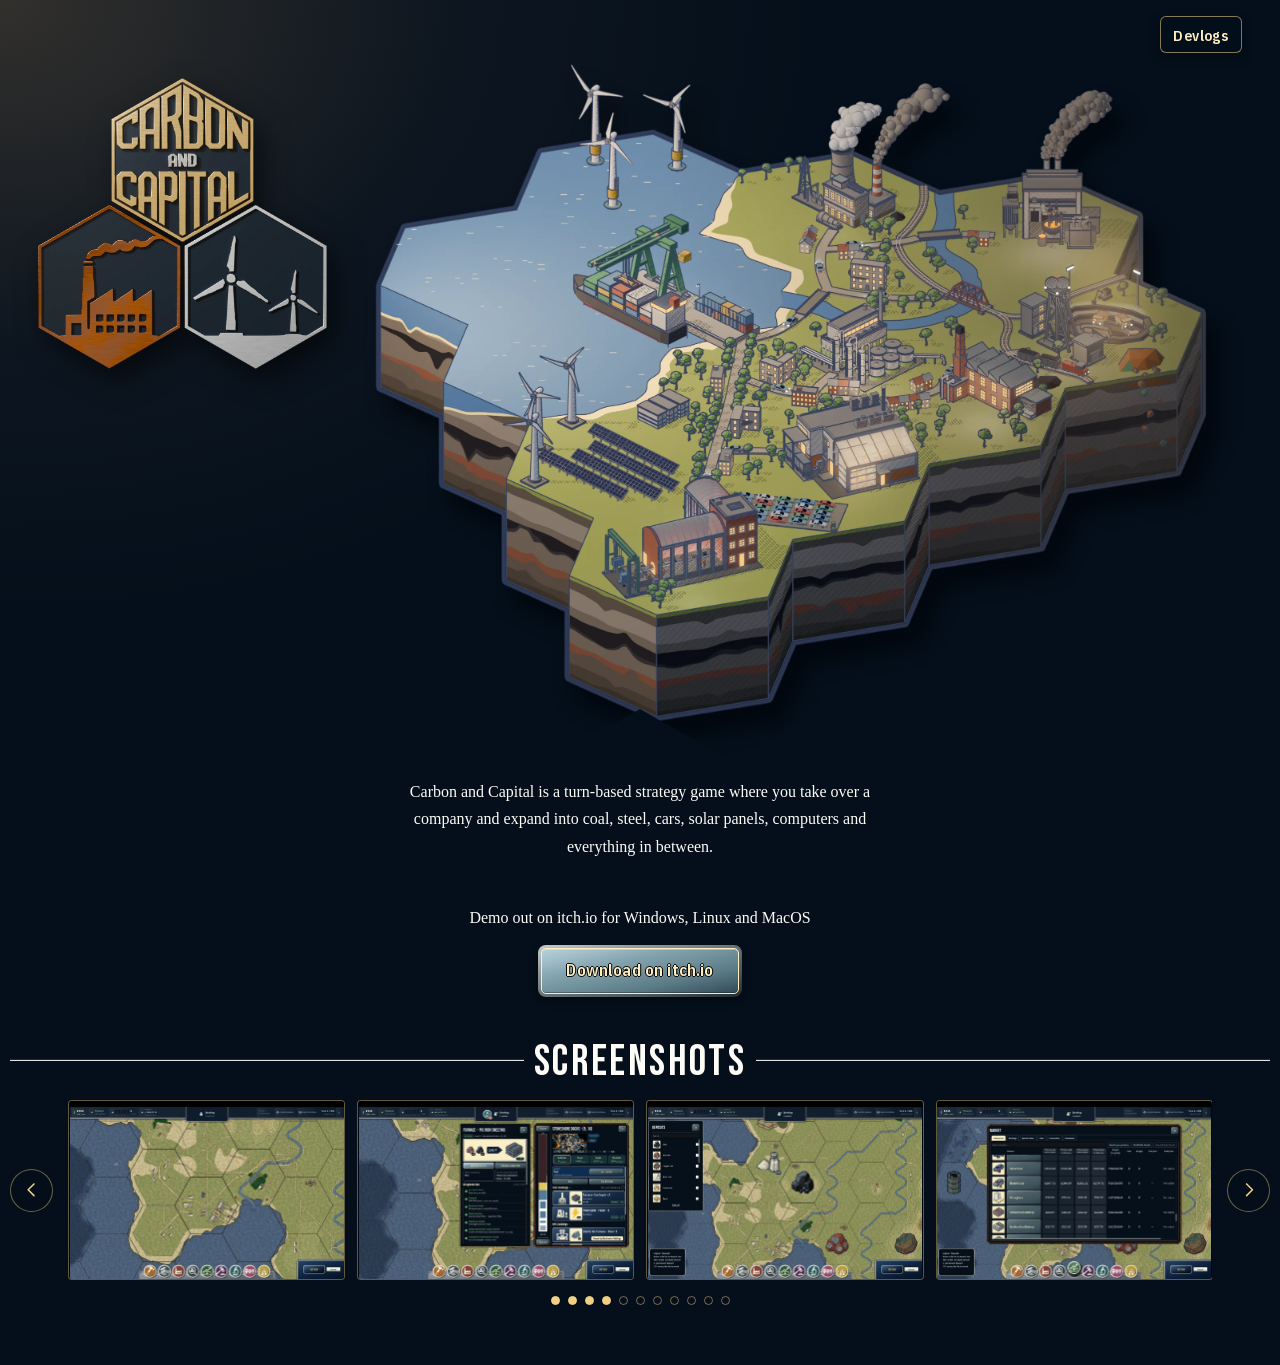
<file: public/index.html>
<!DOCTYPE html>
<html lang="en">
<head>
  <meta charset="UTF-8">
  <meta name="viewport" content="width=device-width, initial-scale=1.0">
  <title>Carbon and Capital</title>
  <meta name="description" content="Carbon and Capital is a strategy game with a demo available on itch.io for Windows, Linux and MacOS.">
  <link rel="icon" href="/favicon.ico" sizes="48x48">
  <link rel="icon" type="image/png" sizes="32x32" href="/favicon-32.png">
  <link rel="icon" type="image/png" sizes="16x16" href="/favicon-16.png">
  <link rel="apple-touch-icon" sizes="180x180" href="/apple-touch-icon.png">
  <style>
    :root{
      --bg:#040F1B;          /* empire-view navy */
      --ink:#ECEAE1;
      --capital:#CBA255;
      --muted:#899A91;
      --rule:rgba(236,234,225,0.14);
      --text:#FDFCF7;        /* site default text colour: off-white */
      --font-display:"Iowan Old Style","Palatino Linotype","Book Antiqua",Palatino,Georgia,serif;
      --font-body:ui-sans-serif,system-ui,-apple-system,"Segoe UI",Roboto,Helvetica,Arial,sans-serif;
      --font-header:"Bebas Neue","Oswald","Arial Narrow",sans-serif;
      --font-ui:"IBM Plex Sans Condensed","IBM Plex Sans","Helvetica Neue",Arial,sans-serif;
    }
    /* Bebas Neue (SIL Open Font License), self-hosted: no third-party font request. */
    @font-face{
      font-family:"Bebas Neue";
      font-style:normal;
      font-weight:400;
      font-display:swap;
      src:url("fonts/bebas-neue-latin.woff2") format("woff2");
      unicode-range:U+0000-00FF,U+0131,U+0152-0153,U+02BB-02BC,U+02C6,U+02DA,U+02DC,U+2000-206F,U+20AC,U+2122,U+2212,U+FEFF,U+FFFD;
    }
    /* The game's button face (IBM Plex Sans Condensed SemiBold, SIL OFL), also self-hosted. */
    @font-face{
      font-family:"IBM Plex Sans Condensed";
      font-style:normal;
      font-weight:600;
      font-display:swap;
      src:url("fonts/ibm-plex-sans-condensed-600-latin.woff2") format("woff2");
      unicode-range:U+0000-00FF,U+0131,U+0152-0153,U+02BB-02BC,U+02C6,U+02DA,U+02DC,U+2000-206F,U+20AC,U+2122,U+2212,U+FEFF,U+FFFD;
    }
    *{box-sizing:border-box;margin:0;padding:0;}
    html{height:100%;background:var(--bg);}
    body{
      font-family:var(--font-body);
      color:var(--ink);
      /* Navy lit warm from off the top-left corner, the same light the map plate and the
         logo are lit by. Scrolls with the page; the panel below is solid navy. */
      background-color:var(--bg);
      background-image:radial-gradient(ellipse 85% 60% at 0% 0%, rgba(78,68,56,0.62) 0%, rgba(30,34,40,0.35) 42%, rgba(4,15,27,0) 78%);
      background-repeat:no-repeat;
      min-height:100svh;
      position:relative;
      display:flex;
      flex-direction:column;
      -webkit-font-smoothing:antialiased;
      text-rendering:optimizeLegibility;
    }
    .top-nav{
      position:absolute;
      top:1rem;
      right:clamp(1rem,3vw,2.4rem);
      z-index:5;
      display:flex;
      gap:.65rem;
    }
    .top-nav a{
      display:inline-block;
      padding:.48rem .78rem;
      border:1px solid rgba(241,208,132,.55);
      border-radius:6px;
      background:rgba(4,15,27,.78);
      color:#FEEDC3;
      font-family:var(--font-ui);
      font-weight:600;
      font-size:.95rem;
      letter-spacing:.025em;
      text-decoration:none;
      box-shadow:0 4px 12px rgba(0,0,0,.28);
    }
    .top-nav a:hover,.top-nav a:focus-visible{
      border-color:#F1D084;
      background:rgba(22,44,66,.94);
      color:#FFF6DA;
    }
    .top-nav a:focus-visible{outline:2px solid #FEEDC3;outline-offset:3px;}
    @media (max-width:520px){
      .top-nav{top:.65rem;right:.65rem;}
      .top-nav a{padding:.4rem .65rem;font-size:.86rem;}
    }
    /* --- scrolling landing layout: logo and map on top, full-width navy panel below --- */
    /* Hero: the map plate on the right, the three hex nameplate over its top-left corner.
       On narrow screens the nameplate sits above the map instead. */
    .hero{
      position:relative;
      z-index:1;
      width:min(1500px,100%);
      margin:0 auto;
      padding:clamp(3.4rem,5vw,4.2rem) clamp(1rem,3vw,2.5rem) 0;
    }
    .hero-stage{position:relative;}
    .hero-map{
      display:block;
      width:73%;
      height:auto;
      margin-left:auto;
    }
    .hero-title{
      position:absolute;
      left:0;
      top:2%;
      width:24%;
      margin:0;
    }
    .hero-title img{
      display:block;
      width:100%;
      height:auto;
      filter:drop-shadow(8px 12px 14px rgba(0,0,0,0.55));
    }
    @media (max-width:820px){
      .hero-title{position:static;width:min(64vw,320px);margin:0 auto 0.5rem;}
      .hero-map{width:100%;margin:0;}
    }
    /* Second navy plate: full-width, hex-toothed top (teeth sized to the bg hexes), flex-grows
       to the bottom of the scroll area and beyond if more content is added. */
    .panel{
      position:relative;
      z-index:1;
      flex:1 0 auto;
      margin-top:0;
      background:var(--bg);
      padding-bottom:60px;
    }
    .panel::before{
      content:"";
      position:absolute;
      left:0;
      right:0;
      top:calc(min(736px,94vw) * -0.0722);          /* tooth depth (valley -> tip) */
      height:calc(min(736px,94vw) * 0.0722);
      background:url("data:image/svg+xml,%3Csvg xmlns='http://www.w3.org/2000/svg' viewBox='0 0 184 53.12' preserveAspectRatio='none'%3E%3Cpath d='M0 53.12 L92 0 L184 53.12 Z' fill='%23040F1B'/%3E%3C/svg%3E") repeat-x;
      background-size:calc(min(736px,94vw) * 0.25) 100%;   /* one hex-pair wide */
      background-position:center top;
    }
    .panel-body{
      max-width:40rem;
      margin:0 auto;
      padding:1rem 6vw 0;
      font-family:var(--font-display);
      font-size:16px;
      line-height:1.7;
      color:var(--text);
      text-align:center;
    }
    .blurb{margin:0 0 1.15em;}
    .blurb:last-child{margin:0;}
    /* Embossed text on the navy plate: top-left highlight, bottom-right seat shadow, soft cast shade. */
    .emboss-white{
      color:var(--text);
      text-shadow:
        -0.0115em -0.0115em 0.004em rgba(255,255,255,0.78),
         0.0115em  0.015em 0.0115em rgba(0,0,0,0.9),
         0.023em  0.038em 0.069em rgba(0,0,0,0.62);
    }
    .emboss-gold{
      color:#F1D084;
      text-shadow:
        -0.0115em -0.0115em 0.004em rgba(255,249,224,0.88),
         0.0115em  0.015em 0.0115em rgba(0,0,0,0.9),
         0.023em  0.038em 0.069em rgba(0,0,0,0.62);
    }
    .lede{
      font-size:clamp(.96rem,2.15vw,1.15rem);
      font-weight:400;
      letter-spacing:.01em;
    }
    /* Engraved divider groove on the metal. */
    .rule{
      width:3.25rem;
      height:2px;
      background:linear-gradient(90deg,transparent,rgba(54,38,12,0.75),transparent);
      box-shadow:0 1px 0 rgba(255,246,214,0.28);
      border:0;
      margin:1.5rem auto;
    }
    .note{
      font-size:clamp(.86rem,1.8vw,.95rem);
      line-height:1.65;
      letter-spacing:.015em;
    }
    .note strong{
      font-weight:500;
    }
    /* --- itch.io CTA ---------------------------------------------------------
       The game's DS "Primary" button (scripts/ds.gd) rebuilt in CSS: a 3px metal rim
       lit from the top-left, a 1px cream line inside it, and a steel-blue face on the
       same diagonal, lettered in IBM Plex Sans Condensed SemiBold in the line's cream
       with the theme's 1px dark outline. Padding is a touch taller than the in-game
       10/21 so the tap target clears 44px. */
    .cta-row[hidden]{display:none;}
    .cta-row{
      display:flex;
      flex-direction:column;
      align-items:center;
      gap:0.9rem;
      padding:2.75rem 10px 0;
    }
    /* lead-in line, set like the blurb above it */
    .cta-lede{
      max-width:34rem;
      padding:0 6vw;
      font-family:var(--font-display);
      font-size:16px;
      line-height:1.7;
      text-align:center;
      color:var(--text);
    }
    .cta{
      display:inline-block;
      padding:3px;                                   /* the metal rim */
      border-radius:8px;
      /* rim ramp sampled off DS's BUTTON_RIM_LIGHT -> _MID -> _DARK; "to bottom right"
         (not 135deg) so the iso-lines run corner to corner exactly as they do in-game */
      background:linear-gradient(to bottom right,#C6CCCE 0%,#B9C1C3 6%,#939B9D 25%,#7C8487 40%,#687175 50%,#4C555A 75%,#242B2E 100%);
      text-decoration:none;
      box-shadow:0 3px 9px rgba(0,0,0,0.45);
      transition:transform .1s ease;
    }
    .cta-face{
      display:block;
      padding:12px 24px;
      border:1px solid #FEEDC3;                      /* the cream line */
      border-radius:5px;
      /* the steel-blue face: DS lerps #A7C8D3 -> #3C5C68 down the diagonal, with a
         white shine over the first third and a darkened bottom-right corner */
      background:linear-gradient(to bottom right,#B6D2DB 0%,#9AB7C3 20%,#83A3AF 34%,#72929E 50%,#5A7A86 72%,#314B55 100%);
      /* the 1px bevel the theme paints between the line and the face */
      box-shadow:inset 0 1px 0 rgba(255,255,255,0.35), inset 0 -1px 0 rgba(0,0,0,0.30);
      font-family:var(--font-ui);
      font-weight:600;
      font-size:17px;
      line-height:1.15;
      letter-spacing:0.01em;
      white-space:nowrap;
      color:#FEEDC3;
      text-shadow:
         1px 0 0 rgba(0,0,0,0.92), -1px 0 0 rgba(0,0,0,0.92),
         0 1px 0 rgba(0,0,0,0.92),  0 -1px 0 rgba(0,0,0,0.92);
      transition:background .18s ease;
    }
    .cta:hover .cta-face,.cta:focus-visible .cta-face{
      background:linear-gradient(to bottom right,#C8DDE4 0%,#A7C8D3 34%,#91BAC8 72%,#6A909D 100%);
    }
    .cta:active{transform:translateY(1px);}
    .cta:active .cta-face{
      background:linear-gradient(to bottom right,#415962 0%,#2C434C 50%,#1F3037 100%);
      box-shadow:inset 0 2px 3px rgba(0,0,0,0.45);
    }
    .cta:focus-visible{outline:2px solid #FEEDC3;outline-offset:3px;}
    /* --- Screenshot carousel -------------------------------------------------
       A filmstrip of framed thumbnails: 1 up on phones, 2 on tablets, 4 on desktop,
       6 on widescreen. --per-view is set by the media queries below and read back by
       the script, so the breakpoints stay the single source of truth. The track
       slides by whole thumbnails; clicking one opens the lightbox. */
    .shots{
      position:relative;
      z-index:1;
      width:100%;
      margin:2.75rem auto 0;
      padding:0 10px;                /* the rules run to here, 10px off the screen edge */
      display:flex;
      flex-direction:column;
      align-items:center;
      gap:1rem;
    }
    .shots-title{
      display:flex;
      align-items:center;      /* the rules sit on the middle of the text */
      justify-content:center;
      gap:10px;                /* clear of the lettering on both sides */
      width:100%;
      font-family:var(--font-header);
      font-weight:400;
      font-size:clamp(1.75rem,4vw,2.7rem);
      letter-spacing:0.055em;
      line-height:1;
      color:var(--text);
    }
    /* Thin rules running out from either side of the heading to the 10px inset. Hidden
       until the script says both would be at least 100px long — below that they read as
       stubs, so on a narrow screen the heading stands alone. */
    .shots-title::before,.shots-title::after{
      content:"";
      display:none;
      flex:1 1 0;
      height:1px;
      background:var(--text);
      /* flex centring lands on the line box, which sits ~0.05em below the middle of
         the capitals themselves; lift the rules onto the lettering's own middle */
      transform:translateY(-0.049em);
    }
    .shots-title.ruled::before,.shots-title.ruled::after{display:block;}
    .carousel{
      --per-view:1;
      --gap:10px;
      display:flex;
      align-items:center;
      gap:clamp(0.4rem,1.5vw,0.9rem);
      width:100%;
      max-width:1800px;
    }
    @media (min-width:640px){  .carousel{--per-view:2;} }
    @media (min-width:1024px){ .carousel{--per-view:4; --gap:12px;} }
    @media (min-width:1600px){ .carousel{--per-view:6; --gap:14px;} }
    .stage{
      flex:1 1 auto;
      min-width:0;
      overflow:hidden;
      touch-action:pan-y;
    }
    .track{
      display:flex;
      gap:var(--gap);
      /* one thumbnail step = (track width + gap) / per-view */
      transform:translateX(calc(-1 * var(--i,0) * (100% + var(--gap)) / var(--per-view)));
      transition:transform .45s cubic-bezier(.3,.7,.2,1);
      will-change:transform;
    }
    .slide{
      flex:0 0 calc((100% - (var(--per-view) - 1) * var(--gap)) / var(--per-view));
      aspect-ratio:1920 / 1246;
      overflow:hidden;
      border:1px solid rgba(233,200,119,0.42);
      border-radius:4px;
      background:#02080F;
      /* thin dark seat inside the gold hairline, so the frame reads as metal */
      box-shadow:inset 0 0 0 1px rgba(2,8,15,0.85);
      cursor:zoom-in;
      transition:border-color .18s ease, filter .18s ease;
    }
    .slide img{
      display:block;
      width:100%;
      height:100%;
      object-fit:contain;
    }
    .slide:hover,.slide:focus-visible{border-color:#F1D084;filter:brightness(1.08);}
    /* Round carousel + lightbox buttons: gold on smoked navy. */
    .cbtn{
      flex:0 0 auto;
      display:grid;
      place-items:center;
      width:2.7rem;
      height:2.7rem;
      border:1px solid rgba(233,200,119,0.45);
      border-radius:50%;
      background:rgba(4,15,27,0.75);
      color:#F1D084;
      cursor:pointer;
      transition:background .18s ease, border-color .18s ease, color .18s ease;
    }
    .cbtn svg{width:1.1rem;height:1.1rem;fill:none;stroke:currentColor;stroke-width:2.1;stroke-linecap:round;stroke-linejoin:round;}
    .cbtn:hover,.cbtn:focus-visible{background:rgba(22,44,66,0.92);border-color:#F1D084;color:#FFF3CE;}
    .dots{display:flex;gap:0.5rem;}
    .dot{
      width:9px;
      height:9px;
      border-radius:50%;
      border:1px solid rgba(233,200,119,0.5);
      background:transparent;
      cursor:pointer;
      transition:background .18s ease, border-color .18s ease;
    }
    /* every thumbnail currently on screen is lit, so the dots read as a window */
    .dot[data-on="true"]{background:#F1D084;border-color:#F1D084;}
    .dot:hover{border-color:#F1D084;}
    /* nothing to scroll (fewer shots than fit) — drop the controls */
    .shots.static .cbtn,.shots.static .dots{display:none;}
    /* --- Lightbox: the shot at full size over a smoked backdrop --- */
    .lb{
      position:fixed;
      inset:0;
      z-index:50;
      display:flex;
      align-items:center;
      justify-content:center;
      padding:clamp(1rem,5vw,3.5rem);
      /* near-opaque + a touch of blur so the page text doesn't read through the shot */
      background:rgba(2,7,13,0.97);
      -webkit-backdrop-filter:blur(3px);
              backdrop-filter:blur(3px);
      animation:lbin .18s ease both;
    }
    .lb[hidden]{display:none;}
    @keyframes lbin{from{opacity:0;}to{opacity:1;}}
    .lb-img{
      max-width:100%;
      max-height:100%;
      object-fit:contain;
      border-radius:4px;
      box-shadow:0 0 0 1px rgba(255,246,214,0.35), 0 18px 44px rgba(0,0,0,0.65);
    }
    .lb .cbtn{position:fixed;background:rgba(4,15,27,0.85);}
    .lb-close{top:clamp(0.7rem,2.2vw,1.4rem);right:clamp(0.7rem,2.2vw,1.4rem);}
    .lb-prev,.lb-next{width:3.2rem;height:3.2rem;top:50%;transform:translateY(-50%);}
    .lb-prev svg,.lb-next svg{width:1.4rem;height:1.4rem;}
    .lb-prev{left:clamp(0.5rem,2.2vw,1.6rem);}
    .lb-next{right:clamp(0.5rem,2.2vw,1.6rem);}
    .lb-count{
      position:fixed;
      left:50%;
      transform:translateX(-50%);
      bottom:clamp(0.6rem,2vw,1.2rem);
      font-family:var(--font-display);
      font-size:0.9rem;
      letter-spacing:.06em;
      color:rgba(241,208,132,0.8);
    }
    html.lb-open{overflow:hidden;}
    @media (max-width:520px){
      .carousel{gap:0.3rem;}
      .cbtn{width:2.2rem;height:2.2rem;}
      .cbtn svg{width:0.95rem;height:0.95rem;}
    }
    @media (prefers-reduced-motion:reduce){
      .track{transition:none;}
      .lb{animation:none;}
    }
  </style>
</head>
<body>
  <nav class="top-nav" aria-label="Primary navigation">
    <a href="devlogs/">Devlogs</a>
  </nav>

  <header class="hero">
    <div class="hero-stage">
      <h1 class="hero-title"><img src="img/hero-logo.webp" width="900" height="907" alt="Carbon and Capital"></h1>
      <img class="hero-map" src="img/hero-map.webp" width="2200" height="1749" fetchpriority="high" alt="A block of hex tiles cut away to show the strata: a bay with a container port and offshore wind turbines, a town on a river, a steelworks, a chemical plant, a coal power station, a mine, a solar farm and a car plant.">
    </div>
  </header>

  <section class="panel">
    <div class="panel-body">
      <p class="blurb">Carbon and Capital is a turn-based strategy game where you take over a company and expand into coal, steel, cars, solar panels, computers and everything in between.</p>
    </div>

    <div class="cta-row" id="ctaRow">
      <p class="cta-lede">Demo out on itch.io for Windows, Linux and MacOS</p>
      <a class="cta" href="https://carbonandcapital.itch.io/carbon-and-capital" target="_blank" rel="noopener"><span class="cta-face">Download on itch.io</span></a>
    </div>

    <section class="shots" aria-labelledby="shotsTitle">
      <h2 class="shots-title" id="shotsTitle"><span>Screenshots</span></h2>
      <div class="carousel">
        <button class="cbtn" id="shotPrev" type="button" aria-label="Previous screenshot"><svg viewBox="0 0 24 24" aria-hidden="true"><path d="M15 4 L7 12 L15 20"/></svg></button>
        <div class="stage" id="shotStage">
          <div class="track" id="shotTrack">
            <button class="slide" type="button" data-full="img/shots/shot-01-full.jpg" aria-label="Open screenshot 1 of 11">
              <img src="img/shots/shot-01.jpg" width="1100" height="714" decoding="async" alt="The hex world map: coastline, farmland, roads and scattered towns.">
            </button>
            <button class="slide" type="button" data-full="img/shots/shot-02-full.jpg" aria-label="Open screenshot 2 of 11">
              <img src="img/shots/shot-02.jpg" width="1100" height="714" decoding="async" alt="A pig-iron furnace's production panel open beside the tile's building list.">
            </button>
            <button class="slide" type="button" data-full="img/shots/shot-03-full.jpg" aria-label="Open screenshot 3 of 11">
              <img src="img/shots/shot-03.jpg" width="1100" height="714" loading="lazy" decoding="async" alt="The deposits overlay marking coal, iron, copper, bauxite and limestone across the map.">
            </button>
            <button class="slide" type="button" data-full="img/shots/shot-04-full.jpg" aria-label="Open screenshot 4 of 11">
              <img src="img/shots/shot-04.jpg" width="1100" height="714" loading="lazy" decoding="async" alt="The market screen listing goods with buy and sell prices and profit per unit.">
            </button>
            <button class="slide" type="button" data-full="img/shots/shot-05-full.jpg" aria-label="Open screenshot 5 of 11">
              <img src="img/shots/shot-05.jpg" width="1100" height="714" loading="lazy" decoding="async" alt="The people screen showing a manager's skills, traits and assignment.">
            </button>
            <button class="slide" type="button" data-full="img/shots/shot-06-full.jpg" aria-label="Open screenshot 6 of 11">
              <img src="img/shots/shot-06.jpg" width="1100" height="1060" loading="lazy" decoding="async" alt="The empire view: a node graph of your buildings wired together by production links.">
            </button>
            <button class="slide" type="button" data-full="img/shots/shot-07-full.jpg" aria-label="Open screenshot 7 of 11">
              <img src="img/shots/shot-07.jpg" width="1100" height="570" loading="lazy" decoding="async" alt="The goods graph tracing limestone, sand and pure water into silica and concrete.">
            </button>
            <button class="slide" type="button" data-full="img/shots/shot-08-full.jpg" aria-label="Open screenshot 8 of 11">
              <img src="img/shots/shot-08.jpg" width="1100" height="846" loading="lazy" decoding="async" alt="Two alternative concrete recipes compared side by side.">
            </button>
            <button class="slide" type="button" data-full="img/shots/shot-09-full.jpg" aria-label="Open screenshot 9 of 11">
              <img src="img/shots/shot-09.jpg" width="1100" height="559" loading="lazy" decoding="async" alt="The research tree of unlockable industrial technologies.">
            </button>
            <button class="slide" type="button" data-full="img/shots/shot-10-full.jpg" aria-label="Open screenshot 10 of 11">
              <img src="img/shots/shot-10.jpg" width="1100" height="862" loading="lazy" decoding="async" alt="The construct menu listing refineries, plants and power stations to build.">
            </button>
            <button class="slide" type="button" data-full="img/shots/shot-11-full.jpg" aria-label="Open screenshot 11 of 11">
              <img src="img/shots/shot-11.jpg" width="1100" height="714" loading="lazy" decoding="async" alt="The infrastructure overlay showing the power cable network across the map at night.">
            </button>
          </div>
        </div>
        <button class="cbtn" id="shotNext" type="button" aria-label="Next screenshot"><svg viewBox="0 0 24 24" aria-hidden="true"><path d="M9 4 L17 12 L9 20"/></svg></button>
      </div>
      <div class="dots">
        <button class="dot" type="button" aria-label="Screenshot 1" aria-current="true"></button>
        <button class="dot" type="button" aria-label="Screenshot 2"></button>
        <button class="dot" type="button" aria-label="Screenshot 3"></button>
        <button class="dot" type="button" aria-label="Screenshot 4"></button>
        <button class="dot" type="button" aria-label="Screenshot 5"></button>
        <button class="dot" type="button" aria-label="Screenshot 6"></button>
        <button class="dot" type="button" aria-label="Screenshot 7"></button>
        <button class="dot" type="button" aria-label="Screenshot 8"></button>
        <button class="dot" type="button" aria-label="Screenshot 9"></button>
        <button class="dot" type="button" aria-label="Screenshot 10"></button>
        <button class="dot" type="button" aria-label="Screenshot 11"></button>
      </div>
    </section>
  </section>


  <!-- Full-size viewer for the carousel: arrows step through the same list, the X (or
       Esc, or a click on the backdrop) closes it. -->
  <div class="lb" id="lightbox" role="dialog" aria-modal="true" aria-label="Screenshot viewer" hidden>
    <img class="lb-img" id="lbImg" alt="">
    <button class="cbtn lb-close" id="lbClose" type="button" aria-label="Close"><svg viewBox="0 0 24 24" aria-hidden="true"><path d="M6 6 L18 18 M18 6 L6 18"/></svg></button>
    <button class="cbtn lb-prev" id="lbPrev" type="button" aria-label="Previous screenshot"><svg viewBox="0 0 24 24" aria-hidden="true"><path d="M15 4 L7 12 L15 20"/></svg></button>
    <button class="cbtn lb-next" id="lbNext" type="button" aria-label="Next screenshot"><svg viewBox="0 0 24 24" aria-hidden="true"><path d="M9 4 L17 12 L9 20"/></svg></button>
    <div class="lb-count" id="lbCount"></div>
  </div>

  <script>
  // Screenshot carousel + lightbox.
  //
  // The strip shows --per-view thumbnails at a time (1 on phones up to 6 on widescreen;
  // set in the stylesheet and read back here) and slides by whole thumbnails, stopping
  // when the last one reaches the right edge. Two positions are tracked: `first`, the
  // leftmost thumbnail on screen, and `cur`, the shot the lightbox is showing. The
  // lightbox arrows walk every shot in turn and scroll the strip to follow, so closing
  // it leaves the strip on the shot you were last looking at.
  (function () {
    "use strict";

    var track = document.getElementById("shotTrack");
    var carousel = document.querySelector(".carousel");
    if (!track || !carousel) return;
    var shots   = document.querySelector(".shots");
    var stage   = document.getElementById("shotStage");
    var slides  = Array.prototype.slice.call(track.children);
    var dots    = Array.prototype.slice.call(document.querySelectorAll(".dot"));
    var lb      = document.getElementById("lightbox");
    var lbImg   = document.getElementById("lbImg");
    var lbCount = document.getElementById("lbCount");
    var n = slides.length;
    var first = 0;
    var cur = 0;

    // the page behind the lightbox goes inert while it is open, so tab order and
    // screen readers stay inside the dialog
    var behind = Array.prototype.slice.call(document.querySelectorAll(".hero, .panel"));
    function setBehindInert(on) {
      behind.forEach(function (el) {
        if (on) el.setAttribute("inert", ""); else el.removeAttribute("inert");
      });
    }

    function perView() {
      var v = parseInt(getComputedStyle(carousel).getPropertyValue("--per-view"), 10);
      return Math.min(v > 0 ? v : 1, n);
    }
    function maxFirst() { return Math.max(0, n - perView()); }

    function render() {
      var last = first + perView() - 1;
      track.style.setProperty("--i", first);
      slides.forEach(function (s, k) {
        var on = k >= first && k <= last;      // only what's on screen is tabbable
        s.tabIndex = on ? 0 : -1;
        s.setAttribute("aria-hidden", on ? "false" : "true");
      });
      dots.forEach(function (d, k) {
        d.setAttribute("data-on", k >= first && k <= last ? "true" : "false");
        d.setAttribute("aria-current", k === first ? "true" : "false");
      });
      shots.classList.toggle("static", n <= perView());
    }

    // step the strip, wrapping round at both ends
    function scroll(i) {
      var max = maxFirst();
      first = i > max ? 0 : (i < 0 ? max : i);
      render();
    }

    // scroll the strip only as far as it takes to bring shot k on screen
    function reveal(k) {
      var per = perView();
      if (k < first) scroll(k);
      else if (k > first + per - 1) scroll(Math.min(k - per + 1, maxFirst()));
    }

    function showInLightbox() {
      var img = slides[cur].querySelector("img");
      lbImg.src = slides[cur].getAttribute("data-full");
      lbImg.alt = img.alt;
      lbCount.textContent = (cur + 1) + " / " + n;
      reveal(cur);
    }

    function step(d) {
      cur = (cur + d + n) % n;
      showInLightbox();
    }

    function openLightbox(k) {
      cur = k;
      lb.hidden = false;
      document.documentElement.classList.add("lb-open");
      setBehindInert(true);
      showInLightbox();
      document.getElementById("lbClose").focus();
    }

    function closeLightbox() {
      lb.hidden = true;
      document.documentElement.classList.remove("lb-open");
      lbImg.removeAttribute("src");
      setBehindInert(false);
      slides[cur].focus();
    }

    document.getElementById("shotPrev").addEventListener("click", function () { scroll(first - 1); });
    document.getElementById("shotNext").addEventListener("click", function () { scroll(first + 1); });
    dots.forEach(function (d, k) {
      d.addEventListener("click", function () { scroll(Math.min(k, maxFirst())); });
    });

    // Swipe the strip (and the lightbox) left/right; a swipe must not also count as a
    // click, or dragging the strip would pop the lightbox open.
    var downX = null, swiped = false;
    function swipeStart(e) { downX = e.clientX; swiped = false; }
    function swipeEnd(e) {
      if (downX === null) return;
      var dx = e.clientX - downX;
      downX = null;
      if (Math.abs(dx) <= 40) return;
      swiped = true;
      if (lb.hidden) scroll(first + (dx < 0 ? 1 : -1));
      else step(dx < 0 ? 1 : -1);
    }
    stage.addEventListener("pointerdown", swipeStart);
    stage.addEventListener("pointerup", swipeEnd);
    stage.addEventListener("pointercancel", function () { downX = null; });
    lb.addEventListener("pointerdown", swipeStart);
    lb.addEventListener("pointerup", swipeEnd);

    slides.forEach(function (s, k) {
      s.addEventListener("click", function () {
        if (swiped) { swiped = false; return; }
        openLightbox(k);
      });
    });

    document.getElementById("lbClose").addEventListener("click", closeLightbox);
    document.getElementById("lbPrev").addEventListener("click", function () { step(-1); });
    document.getElementById("lbNext").addEventListener("click", function () { step(1); });
    // a click anywhere off the picture (the backdrop) closes
    lb.addEventListener("click", function (e) { if (e.target === lb) closeLightbox(); });

    document.addEventListener("keydown", function (e) {
      if (lb.hidden) return;
      if (e.key === "Escape") closeLightbox();
      else if (e.key === "ArrowLeft") step(-1);
      else if (e.key === "ArrowRight") step(1);
      else return;
      e.preventDefault();
    });

    // The heading's rules are only worth drawing when there is real length in them:
    // measure what is left either side of the lettering and show them past 100px.
    var title = document.getElementById("shotsTitle");
    var RULE_GAP = 10, RULE_MIN = 100;
    function fitRules() {
      var text = title.firstElementChild;
      if (!text) return;
      var each = (title.clientWidth - text.offsetWidth - 2 * RULE_GAP) / 2;
      title.classList.toggle("ruled", each >= RULE_MIN);
    }
    // the web font lands after first paint and changes how wide the lettering is
    if (document.fonts && document.fonts.ready) document.fonts.ready.then(fitRules);

    // The strip clips whatever is off-window, so a lazy thumbnail only starts loading
    // the moment it slides in — which shows as a blank frame. Once the page itself has
    // loaded, warm the rest so paging is instant.
    function warmThumbs() {
      slides.forEach(function (s) { s.querySelector("img").loading = "eager"; });
    }
    if (document.readyState === "complete") warmThumbs();
    else window.addEventListener("load", warmThumbs);

    // --per-view changes at the breakpoints: re-clamp the window to the new width
    window.addEventListener("resize", function () {
      first = Math.min(first, maxFirst());
      render();
      fitRules();
    });

    render();
    fitRules();
  })();
  </script>

  <!-- Visitor analytics -->
  <script data-goatcounter="https://carbonandcapital.goatcounter.com/count"
        async src="//gc.zgo.at/count.js"></script>
</body>
</html>
</file>
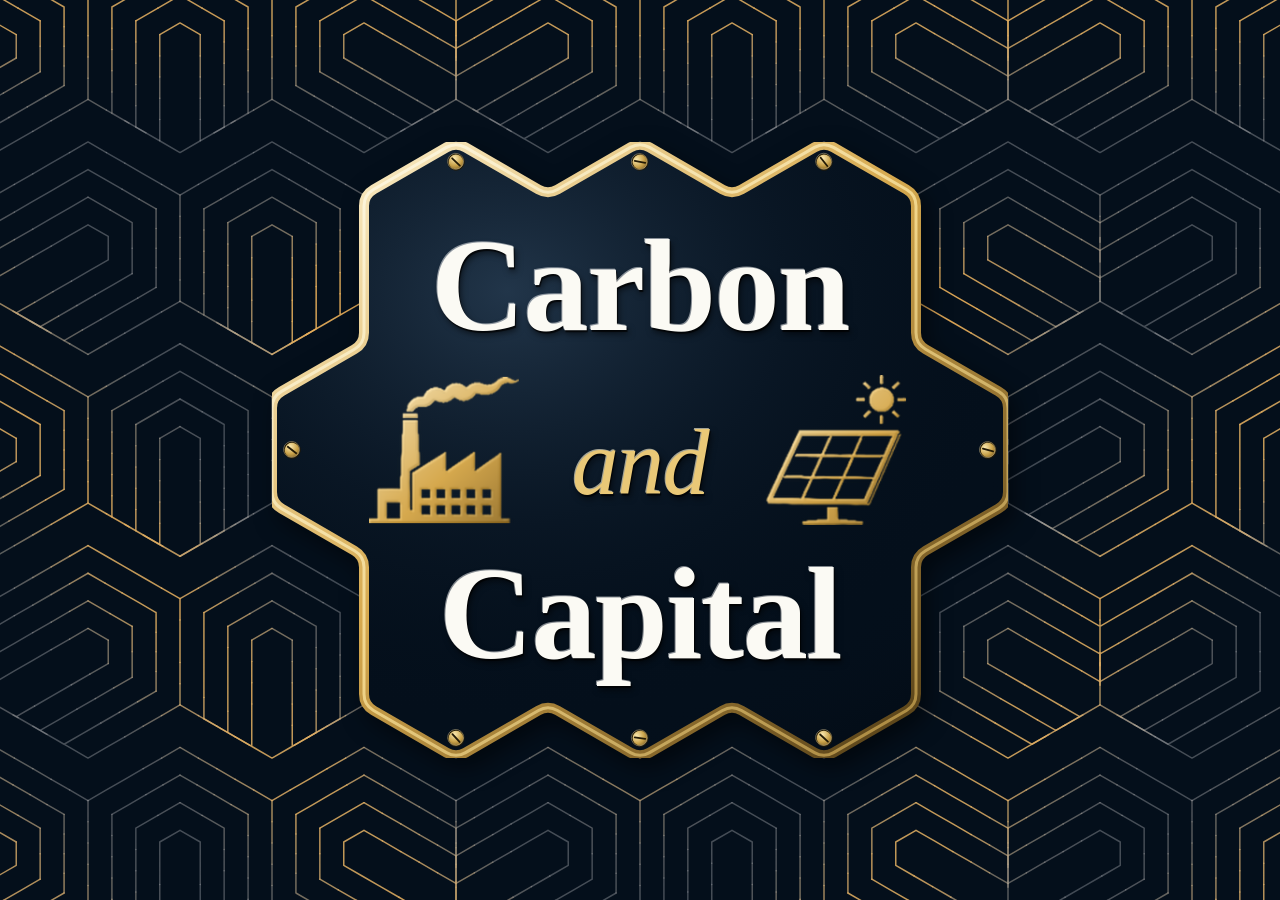
<file: public/cover/index.html>
<!DOCTYPE html>
<html lang="en">
<head>
  <!-- /cover — standalone utility page (noindex, no analytics); may diverge from the homepage. -->
  <meta charset="UTF-8">
  <meta name="viewport" content="width=device-width, initial-scale=1.0">
  <title>Carbon and Capital</title>
  <meta name="description" content="Carbon and Capital is a strategy game. A demo is coming soon.">
  <meta name="robots" content="noindex">
  <link rel="icon" href="/favicon.ico" sizes="48x48">
  <link rel="icon" type="image/png" sizes="32x32" href="/favicon-32.png">
  <link rel="icon" type="image/png" sizes="16x16" href="/favicon-16.png">
  <link rel="apple-touch-icon" sizes="180x180" href="/apple-touch-icon.png">
  <style>
    :root{
      --bg:#040F1B;          /* empire-view navy */
      --ink:#ECEAE1;
      --capital:#CBA255;
      --muted:#899A91;
      --rule:rgba(236,234,225,0.14);
      --font-display:"Iowan Old Style","Palatino Linotype","Book Antiqua",Palatino,Georgia,serif;
      --font-body:ui-sans-serif,system-ui,-apple-system,"Segoe UI",Roboto,Helvetica,Arial,sans-serif;
    }
    *{box-sizing:border-box;margin:0;padding:0;}
    html,body{height:100%;}
    body{
      font-family:var(--font-body);
      color:var(--ink);
      background:var(--bg);
      min-height:100svh;
      display:flex;
      align-items:center;
      justify-content:center;
      padding:2rem;
      text-align:center;
      -webkit-font-smoothing:antialiased;
      text-rendering:optimizeLegibility;
      overflow:hidden;
    }
    #hexbg{
      position:fixed;
      inset:0;
      width:100%;
      height:100%;
      z-index:0;
      pointer-events:none;
    }
    /* The metallic 7-hex plate (union of 4 top + 3 bottom hexes, gaps bridged) that the
       text sits on. Positioned to the viewport centre, matching the flex-centred <main>. */
    #plate{
      position:fixed;
      left:50%;
      top:50%;
      transform:translate(-50%,-50%);
      z-index:1;
      /* 736 = the viewBox width, so on desktop the plate renders at scale 1 and its hexes are
         exactly the background hex size (92px half-width) — the grid is then snapped to it. */
      width:min(736px,94vw);
      height:auto;
      pointer-events:none;
      /* Raised off the background: soft cast shadow down-and-right. */
      filter:drop-shadow(6px 9px 11px rgba(0,0,0,0.5));
    }
    main{
      position:relative;
      z-index:2;
      max-width:34rem;
      animation:rise .8s cubic-bezier(.2,.7,.2,1) both;
    }
    /* Embossed text on the navy plate: top-left highlight, bottom-right seat shadow, soft cast shade. */
    .emboss-white{
      color:#FBFAF4;
      text-shadow:
        -1px -1px 0.5px rgba(255,255,255,0.5),
         1px  1.5px 1px rgba(0,0,0,0.75),
         2px  4px  6px rgba(0,0,0,0.55);
    }
    .emboss-gold{
      color:#E9C877;
      text-shadow:
        -1px -1px 0.5px rgba(255,247,216,0.62),
         1px  1.5px 1px rgba(0,0,0,0.75),
         2px  4px  6px rgba(0,0,0,0.55);
    }
    .title{
      font-family:var(--font-display);
      font-weight:600;
      letter-spacing:-0.012em;
      line-height:1.26;
      font-size:clamp(3.55rem,12.78vw,8.15rem);
      margin-bottom:0;
    }
    .title .amp{
      font-style:italic;
      font-weight:400;
      font-size:.72em;
      padding:0 .08em;
    }
    .lede{
      font-size:clamp(.96rem,2.15vw,1.15rem);
      font-weight:400;
      letter-spacing:.01em;
    }
    /* Engraved divider groove on the metal. */
    .rule{
      width:3.25rem;
      height:2px;
      background:linear-gradient(90deg,transparent,rgba(54,38,12,0.75),transparent);
      box-shadow:0 1px 0 rgba(255,246,214,0.28);
      border:0;
      margin:1.5rem auto;
    }
    .note{
      font-size:clamp(.86rem,1.8vw,.95rem);
      line-height:1.65;
      letter-spacing:.015em;
    }
    .note strong{
      font-weight:500;
    }
    #animlabel{
      position:fixed;
      left:0.9rem;
      bottom:0.75rem;
      z-index:3;
      font-size:0.8rem;
      color:var(--muted);
      opacity:0;
      transition:opacity .4s ease;
      pointer-events:none;
    }
    @keyframes rise{
      from{opacity:0;transform:translateY(14px);}
      to{opacity:1;transform:none;}
    }
    /* Tighten the text block on small screens so it fits the (shorter) plate. */
    @media (max-width:480px){
      .title{margin-bottom:.55rem;}
      .lede{font-size:1rem;}
      .rule{margin:.85rem auto;}
      .note{line-height:1.5;font-size:.9rem;}
    }
    @media (prefers-reduced-motion:reduce){
      main{animation:none;}
    }
  </style>
</head>
<body>
  <canvas id="hexbg" aria-hidden="true"></canvas>

  <!-- Hex plate: the union outline of 7 hexes (4 top + 3 bottom), the inter-row gaps bridged
       by the two short vertical segments on the left (x=92) and right (x=644) so it reads as
       one continuous object. Navy interior (matches the background, clears the pattern); only
       the raised edge is gold, lit from top-left and darkening to the bottom-right. It is sized
       and grid-snapped by JS so its hexes line up exactly with the background lattice. -->
  <svg id="plate" viewBox="0 0 736 616.16" aria-hidden="true" preserveAspectRatio="xMidYMid meet">
    <defs>
      <linearGradient id="plateEdge" x1="0" y1="0" x2="1" y2="1">
        <stop offset="0"    stop-color="#FFF6D8"/>
        <stop offset="0.45" stop-color="#D6A94E"/>
        <stop offset="0.75" stop-color="#8A6A2C"/>
        <stop offset="1"    stop-color="#3E2E0F"/>
      </linearGradient>
      <linearGradient id="plateBead" x1="0" y1="0" x2="1" y2="1">
        <stop offset="0"    stop-color="#FFFDF0"/>
        <stop offset="0.5"  stop-color="#F0D488"/>
        <stop offset="1"    stop-color="#9C7A32"/>
      </linearGradient>
      <!-- metallic sheen over the navy interior: cool highlight top-left, deepening bottom-right -->
      <radialGradient id="navySheen" cx="0.32" cy="0.24" r="0.95">
        <stop offset="0"    stop-color="#3A5570" stop-opacity="0.55"/>
        <stop offset="0.4"  stop-color="#17293C" stop-opacity="0.28"/>
        <stop offset="0.75" stop-color="#040F1B" stop-opacity="0"/>
        <stop offset="1"    stop-color="#01060C" stop-opacity="0.55"/>
      </radialGradient>
      <radialGradient id="screwBody" cx="0.35" cy="0.3" r="0.85">
        <stop offset="0"    stop-color="#FBE9B0"/>
        <stop offset="0.55" stop-color="#C9A24A"/>
        <stop offset="1"    stop-color="#6E5320"/>
      </radialGradient>
      <g id="screw">
        <circle r="8" fill="url(#screwBody)" stroke="#241B06" stroke-width="1.3"/>
        <circle r="8" cx="-0.5" cy="-0.5" fill="none" stroke="#FFF3CE" stroke-width="0.7" opacity="0.45"/>
        <line x1="-4.6" y1="-2.6" x2="4.6" y2="2.6" stroke="#241B06" stroke-width="1.8" stroke-linecap="round"/>
      </g>
    </defs>
    <!-- navy interior + metal sheen (d set by JS with rounded corners) -->
    <path id="plateFill" fill="#040F1B" stroke="none" d="M 92.00 64.12 Q 92 53.12 101.53 47.62 L 174.47 5.50 Q 184 0 193.53 5.50 L 266.47 47.62 Q 276 53.12 285.53 47.62 L 358.47 5.50 Q 368 0 377.53 5.50 L 450.47 47.62 Q 460 53.12 469.53 47.62 L 542.47 5.50 Q 552 0 561.53 5.50 L 634.47 47.62 Q 644 53.12 644.00 64.12 L 644.00 148.36 Q 644 159.36 644.00 170.36 L 644.00 190.84 Q 644 201.84 653.53 207.34 L 726.47 249.46 Q 736 254.96 736.00 265.96 L 736.00 350.20 Q 736 361.2 726.47 366.70 L 653.53 408.82 Q 644 414.32 644.00 425.32 L 644.00 445.80 Q 644 456.8 644.00 467.80 L 644.00 552.04 Q 644 563.04 634.47 568.54 L 561.53 610.66 Q 552 616.16 542.47 610.66 L 469.53 568.54 Q 460 563.04 450.47 568.54 L 377.53 610.66 Q 368 616.16 358.47 610.66 L 285.53 568.54 Q 276 563.04 266.47 568.54 L 193.53 610.66 Q 184 616.16 174.47 610.66 L 101.53 568.54 Q 92 563.04 92.00 552.04 L 92.00 467.80 Q 92 456.8 92.00 445.80 L 92.00 425.32 Q 92 414.32 82.47 408.82 L 9.53 366.70 Q 0 361.2 0.00 350.20 L 0.00 265.96 Q 0 254.96 9.53 249.46 L 82.47 207.34 Q 92 201.84 92.00 190.84 L 92.00 170.36 Q 92 159.36 92.00 148.36 Z"/>
    <path id="plateSheenP" fill="url(#navySheen)" stroke="none" d="M 92.00 64.12 Q 92 53.12 101.53 47.62 L 174.47 5.50 Q 184 0 193.53 5.50 L 266.47 47.62 Q 276 53.12 285.53 47.62 L 358.47 5.50 Q 368 0 377.53 5.50 L 450.47 47.62 Q 460 53.12 469.53 47.62 L 542.47 5.50 Q 552 0 561.53 5.50 L 634.47 47.62 Q 644 53.12 644.00 64.12 L 644.00 148.36 Q 644 159.36 644.00 170.36 L 644.00 190.84 Q 644 201.84 653.53 207.34 L 726.47 249.46 Q 736 254.96 736.00 265.96 L 736.00 350.20 Q 736 361.2 726.47 366.70 L 653.53 408.82 Q 644 414.32 644.00 425.32 L 644.00 445.80 Q 644 456.8 644.00 467.80 L 644.00 552.04 Q 644 563.04 634.47 568.54 L 561.53 610.66 Q 552 616.16 542.47 610.66 L 469.53 568.54 Q 460 563.04 450.47 568.54 L 377.53 610.66 Q 368 616.16 358.47 610.66 L 285.53 568.54 Q 276 563.04 266.47 568.54 L 193.53 610.66 Q 184 616.16 174.47 610.66 L 101.53 568.54 Q 92 563.04 92.00 552.04 L 92.00 467.80 Q 92 456.8 92.00 445.80 L 92.00 425.32 Q 92 414.32 82.47 408.82 L 9.53 366.70 Q 0 361.2 0.00 350.20 L 0.00 265.96 Q 0 254.96 9.53 249.46 L 82.47 207.34 Q 92 201.84 92.00 190.84 L 92.00 170.36 Q 92 159.36 92.00 148.36 Z"/>
    <!-- 10px raised gold rim, lit top-left -> dark bottom-right, with a polished highlight bead -->
    <path id="plateRim" fill="none" stroke="url(#plateEdge)" stroke-width="10" stroke-linejoin="round" stroke-linecap="round" d="M 92.00 64.12 Q 92 53.12 101.53 47.62 L 174.47 5.50 Q 184 0 193.53 5.50 L 266.47 47.62 Q 276 53.12 285.53 47.62 L 358.47 5.50 Q 368 0 377.53 5.50 L 450.47 47.62 Q 460 53.12 469.53 47.62 L 542.47 5.50 Q 552 0 561.53 5.50 L 634.47 47.62 Q 644 53.12 644.00 64.12 L 644.00 148.36 Q 644 159.36 644.00 170.36 L 644.00 190.84 Q 644 201.84 653.53 207.34 L 726.47 249.46 Q 736 254.96 736.00 265.96 L 736.00 350.20 Q 736 361.2 726.47 366.70 L 653.53 408.82 Q 644 414.32 644.00 425.32 L 644.00 445.80 Q 644 456.8 644.00 467.80 L 644.00 552.04 Q 644 563.04 634.47 568.54 L 561.53 610.66 Q 552 616.16 542.47 610.66 L 469.53 568.54 Q 460 563.04 450.47 568.54 L 377.53 610.66 Q 368 616.16 358.47 610.66 L 285.53 568.54 Q 276 563.04 266.47 568.54 L 193.53 610.66 Q 184 616.16 174.47 610.66 L 101.53 568.54 Q 92 563.04 92.00 552.04 L 92.00 467.80 Q 92 456.8 92.00 445.80 L 92.00 425.32 Q 92 414.32 82.47 408.82 L 9.53 366.70 Q 0 361.2 0.00 350.20 L 0.00 265.96 Q 0 254.96 9.53 249.46 L 82.47 207.34 Q 92 201.84 92.00 190.84 L 92.00 170.36 Q 92 159.36 92.00 148.36 Z"/>
    <path id="plateBeadP" fill="none" stroke="url(#plateBead)" stroke-width="3" stroke-linejoin="round" stroke-linecap="round" d="M 92.00 64.12 Q 92 53.12 101.53 47.62 L 174.47 5.50 Q 184 0 193.53 5.50 L 266.47 47.62 Q 276 53.12 285.53 47.62 L 358.47 5.50 Q 368 0 377.53 5.50 L 450.47 47.62 Q 460 53.12 469.53 47.62 L 542.47 5.50 Q 552 0 561.53 5.50 L 634.47 47.62 Q 644 53.12 644.00 64.12 L 644.00 148.36 Q 644 159.36 644.00 170.36 L 644.00 190.84 Q 644 201.84 653.53 207.34 L 726.47 249.46 Q 736 254.96 736.00 265.96 L 736.00 350.20 Q 736 361.2 726.47 366.70 L 653.53 408.82 Q 644 414.32 644.00 425.32 L 644.00 445.80 Q 644 456.8 644.00 467.80 L 644.00 552.04 Q 644 563.04 634.47 568.54 L 561.53 610.66 Q 552 616.16 542.47 610.66 L 469.53 568.54 Q 460 563.04 450.47 568.54 L 377.53 610.66 Q 368 616.16 358.47 610.66 L 285.53 568.54 Q 276 563.04 266.47 568.54 L 193.53 610.66 Q 184 616.16 174.47 610.66 L 101.53 568.54 Q 92 563.04 92.00 552.04 L 92.00 467.80 Q 92 456.8 92.00 445.80 L 92.00 425.32 Q 92 414.32 82.47 408.82 L 9.53 366.70 Q 0 361.2 0.00 350.20 L 0.00 265.96 Q 0 254.96 9.53 249.46 L 82.47 207.34 Q 92 201.84 92.00 190.84 L 92.00 170.36 Q 92 159.36 92.00 148.36 Z"/>
    <!-- screws: 3 top row, 2 mid-row sides (mid-height on the left/right edges), 3 bottom row -->
    <use href="#screw" transform="translate(184,20) rotate(14)"/>
    <use href="#screw" transform="translate(368,20) rotate(-19)"/>
    <use href="#screw" transform="translate(552,20) rotate(22)"/>
    <use href="#screw" transform="translate(20,308.08) rotate(8)"/>
    <use href="#screw" transform="translate(716,308.08) rotate(-14)"/>
    <use href="#screw" transform="translate(184,596.16) rotate(18)"/>
    <use href="#screw" transform="translate(368,596.16) rotate(-21)"/>
    <use href="#screw" transform="translate(552,596.16) rotate(13)"/>
    <!-- building icons: gold, embossed, raised metal with a baked cast shadow (no SVG
         filter, PNG embedded as a data URI so nothing can drop them). ~100px, centred
         in the end hexes: factory left, solar right. -->
    <image href="[data-uri]" x="97.0" y="234.96" width="150.0" height="146.25"/>
    <image href="[data-uri]" x="493.92" y="233.08" width="140.16" height="150.0"/>
  </svg>

  <main>
    <h1 class="title">
      <span class="emboss-white">Carbon</span><br><span class="amp emboss-gold">and</span><br><span class="emboss-white">Capital</span>
    </h1>
  </main>
  <div id="animlabel"></div>

  <script>
  // Empire-view hex background — a direct port of the game's empire_hex_bg.gd.
  //
  // A navy backdrop tiled with regular hexagons in an offset (brick) layout, rows pulled
  // apart so the gap reads as a zig-zag separator. Inside each cell sit nested inner hexes
  // built as an anchored inward offset of the outer hex (two edges stay flush, the rest
  // move inward by a constant gap), leaning left / straight up / right, cycling along the row.
  //
  // Every line rests light grey and lights to bright gold where the animation's wavefront is.
  // Brightness is sampled per point along each subdivided edge, so the gold is a moving band
  // with a gaussian falloff, not a whole-cell fill. Four modes (keys 1-4, or "a" to cycle):
  //   1 title ripples  — triangular wavefronts (flat top, acute left/right, rounded corners)
  //                       radiating out of the title text; solid-gold crest with wide shoulders
  //   2 wave gradient  — gaussian crest bands roll diagonally across the field
  //   3 flowing glow   — an organic noise cloud of brightness drifts over the field
  //   4 hex explosions — 1 random hex erupts in an expanding ring; then 2 clash; repeat
  (function () {
    "use strict";

    const SQRT3 = 1.7320508;

    const NAVY = "#040F1B";                       // Color(0.015, 0.058, 0.105)
    const GREY = { r: 158, g: 163, b: 171, a: 0.40 };
    const GOLD = { r: 237, g: 176, b: 84,  a: 0.95 };

    // Geometry knobs (identical to the game).
    const HEX_HW = 92.0;            // cell half-width (outer hex is regular)
    const ROW_GAP_FRAC = 0.20;      // gap between rows as a fraction of cell height
    const INNER = 3;                // nested inner hexes per cell
    const GAP_FRAC = 0.26;          // inward gap between nests, as a fraction of hw
    const LINE_W = 1.5;

    const BAND = 0.46 * HEX_HW;     // gaussian half-width of the lit band
    const SEG_LEN = 18.0;           // px between sampled points along each edge

    // Animation 1 — triangular ripples radiating from the title text.
    const R_WAVELEN = 300.0;        // px between successive triangle rings
    const R_SPEED = 0.42;           // rings per second, expanding outward
    const R_CORE_HALF = 15.0;       // half of the 30px solid-gold crest
    const R_BAND = 64.0;            // px gaussian shoulder each side of the core (~2x the old width)
    const R_ROUND = 26.0;           // corner-rounding radius in px (softens the triangle's max)
    // Downward triangle (flat top, acute left/right corners) — shape only; growth is homothetic
    // about its incentre, which we pin to the text centre. Corners: top-left, top-right, apex.
    const R_TRI = [[-1.0, -0.5], [1.0, -0.5], [0.0, 0.78]];
    // Animation 2 — wave gradient.
    const A2_DIR = { x: 0.80, y: 0.60 };
    const A2_WAVELEN = 300.0;
    const A2_SPEED = 0.5;
    // Animation 3 — flowing glow.
    const A3_SCALE = 0.0016;
    const A3_DRIFTX = 24.0;
    const A3_DRIFTY = 8.0;
    const A3_LO = 0.42;
    const A3_HI = 0.74;
    // Animation 4 — hex explosions.
    const A4_SPEED = 520.0;
    const A4_LIFE = 2.6;

    const LEVELS = 32;              // brightness quantisation for batched strokes

    const canvas = document.getElementById("hexbg");
    const ctx = canvas.getContext("2d");
    const label = document.getElementById("animlabel");

    let mode = 1;
    let t = 0;
    let lastTs = null;
    let W = 0, H = 0;
    let loops = [];                 // Array<Float32Array> — flattened x,y point pairs
    let C = { x: 0, y: 0 };         // ripple origin = centre of the title text
    let triN = [];                  // unit outward normals of the ripple triangle's 3 edges
    let gridOX = 0, gridOY = 0;     // phase shift so a 7-hex cluster lands under the centred plate
    let explosions = [];            // anim 4: {ox, oy, t0}
    let nextCount = 1;

    // Pre-mixed stroke styles, grey -> gold (colour AND alpha lerp, as in the game).
    const styles = [];
    for (let i = 0; i < LEVELS; i++) {
      const f = i / (LEVELS - 1);
      const r = Math.round(GREY.r + (GOLD.r - GREY.r) * f);
      const g = Math.round(GREY.g + (GOLD.g - GREY.g) * f);
      const b = Math.round(GREY.b + (GOLD.b - GREY.b) * f);
      const a = GREY.a + (GOLD.a - GREY.a) * f;
      styles.push("rgba(" + r + "," + g + "," + b + "," + a.toFixed(3) + ")");
    }

    // Deterministic RNG (the game never uses global randf).
    function mulberry32(seed) {
      let s = seed >>> 0;
      return function () {
        s = (s + 0x6D2B79F5) >>> 0;
        let z = s;
        z = Math.imul(z ^ (z >>> 15), z | 1);
        z ^= z + Math.imul(z ^ (z >>> 7), z | 61);
        return ((z ^ (z >>> 14)) >>> 0) / 4294967296;
      };
    }
    const rng = mulberry32(20260626);

    // --- 2D simplex noise (Gustavson), seeded — anim 3's FastNoiseLite stand-in. ---
    const perm = new Uint8Array(512);
    (function () {
      const p = new Uint8Array(256);
      for (let i = 0; i < 256; i++) p[i] = i;
      const nrng = mulberry32(1337);
      for (let i = 255; i > 0; i--) {
        const j = Math.floor(nrng() * (i + 1));
        const tmp = p[i]; p[i] = p[j]; p[j] = tmp;
      }
      for (let i = 0; i < 512; i++) perm[i] = p[i & 255];
    })();
    const GRAD = [1,1,-1,1,1,-1,-1,-1,1,0,-1,0,1,0,-1,0,0,1,0,-1,0,1,0,-1];
    const F2 = 0.5 * (Math.sqrt(3) - 1);
    const G2 = (3 - Math.sqrt(3)) / 6;
    function simplex2(xin, yin) {
      let n0 = 0, n1 = 0, n2 = 0;
      const s = (xin + yin) * F2;
      const i = Math.floor(xin + s), j = Math.floor(yin + s);
      const tt = (i + j) * G2;
      const x0 = xin - (i - tt), y0 = yin - (j - tt);
      let i1, j1;
      if (x0 > y0) { i1 = 1; j1 = 0; } else { i1 = 0; j1 = 1; }
      const x1 = x0 - i1 + G2, y1 = y0 - j1 + G2;
      const x2 = x0 - 1 + 2 * G2, y2 = y0 - 1 + 2 * G2;
      const ii = i & 255, jj = j & 255;
      let t0 = 0.5 - x0 * x0 - y0 * y0;
      if (t0 > 0) {
        t0 *= t0;
        const gi = (perm[ii + perm[jj]] % 12) * 2;
        n0 = t0 * t0 * (GRAD[gi] * x0 + GRAD[gi + 1] * y0);
      }
      let t1 = 0.5 - x1 * x1 - y1 * y1;
      if (t1 > 0) {
        t1 *= t1;
        const gi = (perm[ii + i1 + perm[jj + j1]] % 12) * 2;
        n1 = t1 * t1 * (GRAD[gi] * x1 + GRAD[gi + 1] * y1);
      }
      let t2 = 0.5 - x2 * x2 - y2 * y2;
      if (t2 > 0) {
        t2 *= t2;
        const gi = (perm[ii + 1 + perm[jj + 1]] % 12) * 2;
        n2 = t2 * t2 * (GRAD[gi] * x2 + GRAD[gi + 1] * y2);
      }
      return 70 * (n0 + n1 + n2);   // ~[-1, 1]
    }

    function posmod(n, m) { return ((n % m) + m) % m; }
    function smoothstep(lo, hi, x) {
      const u = Math.min(1, Math.max(0, (x - lo) / (hi - lo)));
      return u * u * (3 - 2 * u);
    }

    // -----------------------------------------------------------------------------
    // Static geometry — built once per size; per frame only colours are computed.
    // -----------------------------------------------------------------------------

    // Regular pointy-top hexagon vertices. hw = half-width, ht = half-height, sh = |y| of side verts.
    function hexVerts(cx, cy, hw, ht, sh) {
      return [
        [cx, cy - ht],        // top peak
        [cx + hw, cy - sh],   // top-right shoulder
        [cx + hw, cy + sh],   // bottom-right shoulder
        [cx, cy + ht],        // bottom peak
        [cx - hw, cy + sh],   // bottom-left shoulder
        [cx - hw, cy - sh],   // top-left shoulder
      ];
    }

    // Subdivide one closed loop (last point == first) to ~SEG_LEN spacing.
    function collectLoop(corners) {
      const pts = [];
      const n = corners.length - 1;
      for (let i = 0; i < n; i++) {
        const a = corners[i], b = corners[i + 1];
        const d = Math.hypot(b[0] - a[0], b[1] - a[1]);
        const segs = Math.max(1, Math.floor(d / SEG_LEN));
        for (let s = 0; s < segs; s++) {
          const f = s / segs;
          pts.push(a[0] + (b[0] - a[0]) * f, a[1] + (b[1] - a[1]) * f);
        }
      }
      pts.push(corners[n][0], corners[n][1]);
      loops.push(new Float32Array(pts));
    }

    function intersectLines(n0x, n0y, b0, n1x, n1y, b1) {
      const det = n0x * n1y - n0y * n1x;
      if (Math.abs(det) < 1e-6) return [0, 0];
      return [(b0 * n1y - b1 * n0y) / det, (n0x * b1 - n1x * b0) / det];
    }

    // One cell: the regular outer hex, then INNER hexes as an anchored inward offset —
    // the two anchored edges stay flush with the outer hex, every other edge moves inward
    // by k*gap, staying parallel (angles preserved). Variants cycle the anchor along the row.
    function collectCell(cx, cy, hw, ht, sh, variant) {
      const verts = hexVerts(cx, cy, hw, ht, sh);
      collectLoop(verts.concat([verts[0]]));

      let ea0 = 2, ea1 = 3;                       // straight-up: anchor sides 3 & 4
      if (variant === 0) { ea0 = 3; ea1 = 4; }    // lean-left
      else if (variant === 2) { ea0 = 1; ea1 = 2; } // lean-right

      const nrm = [], base = [];
      for (let i = 0; i < 6; i++) {
        const a = verts[i], b = verts[(i + 1) % 6];
        const mx = (a[0] + b[0]) * 0.5, my = (a[1] + b[1]) * 0.5;
        let nx = -(b[1] - a[1]), ny = b[0] - a[0];
        if (nx * (cx - mx) + ny * (cy - my) < 0) { nx = -nx; ny = -ny; }
        const len = Math.hypot(nx, ny);
        nx /= len; ny /= len;
        nrm.push([nx, ny]);
        base.push(nx * a[0] + ny * a[1]);
      }

      const gap = GAP_FRAC * hw;
      for (let k = 1; k <= INNER; k++) {
        if (k * gap >= hw * 0.95) break;
        const corners = [];
        for (let j = 0; j < 6; j++) {
          const i0 = (j + 5) % 6, i1 = j;
          const b0 = base[i0] + (i0 === ea0 || i0 === ea1 ? 0 : k * gap);
          const b1 = base[i1] + (i1 === ea0 || i1 === ea1 ? 0 : k * gap);
          corners.push(intersectLines(nrm[i0][0], nrm[i0][1], b0, nrm[i1][0], nrm[i1][1], b1));
        }
        corners.push(corners[0]);
        collectLoop(corners);
      }
    }

    function cellSpacing() {
      const ht = HEX_HW * 2 / SQRT3;
      return {
        hw: HEX_HW, ht: ht, sh: 0.5 * ht,
        colSp: 2 * HEX_HW,
        rowSp: ht + 0.5 * ht + ROW_GAP_FRAC * 2 * ht,
      };
    }

    // Phase-shift the whole lattice by (gridOX, gridOY) so one 7-hex cluster (4 top + 3 bottom)
    // lands exactly under the centred plate. The plate's A cell (its top-left hex) should sit at
    // plateCentre + (viewBoxA - viewBoxCentre) * scale; we snap the nearest grid cell there.
    function computeGridOffset() {
      const g = cellSpacing();
      const plate = document.getElementById("plate");
      if (!plate) { gridOX = 0; gridOY = 0; return; }
      const r = plate.getBoundingClientRect();
      const scale = r.width / 736;                 // viewBox width is 736
      const pcx = r.left + r.width / 2, pcy = r.top + r.height / 2;
      // Reference plate hex = middle-row leftmost (viewBox 92,308.08); it shares the plate-centre
      // y. Plate centre = (368,308.08), viewBox 736 x 616.16 (the 3-4-3 plate).
      const ax = pcx + (92 - 368) * scale;
      const ay = pcy;
      const rr0 = Math.round(ay / g.rowSp);
      gridOY = ay - rr0 * g.rowSp;
      const off = posmod(rr0, 2) * g.hw;
      const c0 = Math.round((ax - off) / g.colSp);
      gridOX = ax - (c0 * g.colSp + off);
    }

    function rebuildGeometry() {
      loops = [];
      const g = cellSpacing();
      const cols = Math.floor(W / g.colSp) + 4;
      const rows = Math.floor(H / g.rowSp) + 4;
      for (let rr = -2; rr < rows; rr++) {
        for (let c = -2; c < cols; c++) {
          const cx = c * g.colSp + posmod(rr, 2) * g.hw + gridOX;
          const cy = rr * g.rowSp + gridOY;
          collectCell(cx, cy, g.hw, g.ht, g.sh, posmod(c, 3));
        }
      }
    }

    // Unit outward normals of the ripple triangle's three edges (shape is constant).
    function buildTriNormals() {
      const p = R_TRI;
      const cx = (p[0][0] + p[1][0] + p[2][0]) / 3;
      const cy = (p[0][1] + p[1][1] + p[2][1]) / 3;
      triN = [];
      for (let i = 0; i < 3; i++) {
        const a = p[i], b = p[(i + 1) % 3];
        let nx = -(b[1] - a[1]), ny = (b[0] - a[0]);     // perpendicular to the edge
        const mx = (a[0] + b[0]) / 2, my = (a[1] + b[1]) / 2;
        if (nx * (mx - cx) + ny * (my - cy) < 0) { nx = -nx; ny = -ny; }   // point outward
        const L = Math.hypot(nx, ny);
        triN.push([nx / L, ny / L]);
      }
    }

    // Ripple origin = centre of the title + tagline block, measured from the DOM.
    function measureTextCenter() {
      const title = document.querySelector(".title");
      const lede = document.querySelector(".lede");
      if (!title) { C = { x: W / 2, y: H * 0.42 }; return; }
      const r1 = title.getBoundingClientRect();
      const r2 = lede ? lede.getBoundingClientRect() : r1;
      const left = Math.min(r1.left, r2.left), right = Math.max(r1.right, r2.right);
      const top = Math.min(r1.top, r2.top), bottom = Math.max(r1.bottom, r2.bottom);
      C = { x: (left + right) / 2, y: (top + bottom) / 2 };
    }

    function randomCellCenter() {
      const g = cellSpacing();
      const c = Math.floor(rng() * (Math.max(Math.floor(W / g.colSp), 1) + 1));
      const rr = Math.floor(rng() * (Math.max(Math.floor(H / g.rowSp), 1) + 1));
      return [c * g.colSp + posmod(rr, 2) * g.hw + gridOX, rr * g.rowSp + gridOY];
    }

    // -----------------------------------------------------------------------------
    // Brightness field — sampled per point, in [0,1]. The grey->gold lerp uses this.
    // -----------------------------------------------------------------------------

    // Triangular "distance" from the text: a soft-max of the three edge half-planes. With unit
    // normals this has |gradient| ~= 1, so it reads in pixels; its level sets are similar
    // triangles growing from the incentre (pinned to C). The soft-max rounds the corners.
    function triDist(vx, vy) {
      const t0 = triN[0][0] * vx + triN[0][1] * vy;
      const t1 = triN[1][0] * vx + triN[1][1] * vy;
      const t2 = triN[2][0] * vx + triN[2][1] * vy;
      const m = Math.max(t0, t1, t2);
      const k = 1.0 / R_ROUND;
      return m + Math.log(Math.exp((t0 - m) * k) + Math.exp((t1 - m) * k) + Math.exp((t2 - m) * k)) / k;
    }

    function bTextRipple(px, py) {
      const D = triDist(px - C.x, py - C.y);
      const u = D / R_WAVELEN - t * R_SPEED;
      const off = Math.abs((u - Math.round(u)) * R_WAVELEN);   // px to the nearest crest
      let b;
      if (off <= R_CORE_HALF) {
        b = 1.0;                                               // 30px solid-gold crest
      } else {
        const x = (off - R_CORE_HALF) / R_BAND;                // wide gaussian shoulders
        b = Math.exp(-x * x);
      }
      // Soften rings toward the far edges so the field doesn't read as a flat plaid.
      const fade = 1.0 - 0.5 * Math.min(1.0, D / Math.hypot(W, H));
      return b * fade;
    }

    function bWave(px, py) {
      const u = (px * A2_DIR.x + py * A2_DIR.y) / A2_WAVELEN - t * A2_SPEED;
      const x = (Math.abs(u - Math.round(u)) * A2_WAVELEN) / BAND;
      return Math.exp(-x * x);
    }

    function bGlow(px, py) {
      const n = simplex2((px + t * A3_DRIFTX) * A3_SCALE, (py + t * A3_DRIFTY) * A3_SCALE);
      return smoothstep(A3_LO, A3_HI, n * 0.5 + 0.5);
    }

    function bExplode(px, py) {
      let b = 0;
      for (let i = 0; i < explosions.length; i++) {
        const ex = explosions[i];
        const age = t - ex.t0;
        if (age < 0 || age > A4_LIFE) continue;
        const d = Math.hypot(px - ex.ox, py - ex.oy);
        const x = (d - age * A4_SPEED) / BAND;
        b += Math.exp(-x * x) * Math.sin(Math.PI * (age / A4_LIFE));
      }
      return Math.min(b, 1);
    }

    function brightness(px, py) {
      switch (mode) {
        case 1: return bTextRipple(px, py);
        case 2: return bWave(px, py);
        case 3: return bGlow(px, py);
        case 4: return bExplode(px, py);
      }
      return 0;
    }

    // Anim 4 state machine: when the batch fades, spawn the next — 1 hex, then 2, then 1…
    function updateExplosions() {
      explosions = explosions.filter(function (ex) { return t - ex.t0 <= A4_LIFE; });
      if (explosions.length === 0) {
        for (let i = 0; i < nextCount; i++) {
          const c = randomCellCenter();
          explosions.push({ ox: c[0], oy: c[1], t0: t });
        }
        nextCount = nextCount === 1 ? 2 : 1;
      }
    }

    // -----------------------------------------------------------------------------
    // Render — segments bucketed by quantised brightness so each frame is LEVELS strokes.
    // -----------------------------------------------------------------------------

    let buckets = [];
    function draw() {
      ctx.fillStyle = NAVY;
      ctx.fillRect(0, 0, W, H);

      if (buckets.length !== LEVELS) {
        buckets = [];
        for (let i = 0; i < LEVELS; i++) buckets.push([]);
      } else {
        for (let i = 0; i < LEVELS; i++) buckets[i].length = 0;
      }

      for (let li = 0; li < loops.length; li++) {
        const pts = loops[li];
        let bx = pts[0], by = pts[1];
        let bb = brightness(bx, by);
        for (let i = 2; i < pts.length; i += 2) {
          const nx = pts[i], ny = pts[i + 1];
          const nb = brightness(nx, ny);
          const lvl = Math.min(LEVELS - 1, Math.round(((bb + nb) * 0.5) * (LEVELS - 1)));
          buckets[lvl].push(bx, by, nx, ny);
          bx = nx; by = ny; bb = nb;
        }
      }

      ctx.lineWidth = LINE_W;
      ctx.lineCap = "round";
      for (let lvl = 0; lvl < LEVELS; lvl++) {
        const segs = buckets[lvl];
        if (segs.length === 0) continue;
        ctx.strokeStyle = styles[lvl];
        ctx.beginPath();
        for (let i = 0; i < segs.length; i += 4) {
          ctx.moveTo(segs[i], segs[i + 1]);
          ctx.lineTo(segs[i + 2], segs[i + 3]);
        }
        ctx.stroke();
      }
    }

    const reducedMotion = window.matchMedia("(prefers-reduced-motion: reduce)").matches;

    function frame(ts) {
      if (lastTs !== null) t += Math.min(0.1, (ts - lastTs) / 1000);
      lastTs = ts;
      if (mode === 4) updateExplosions();
      draw();
      if (!reducedMotion) requestAnimationFrame(frame);
    }

    function resize() {
      const dpr = Math.min(2, window.devicePixelRatio || 1);
      W = window.innerWidth;
      H = window.innerHeight;
      canvas.width = Math.round(W * dpr);
      canvas.height = Math.round(H * dpr);
      ctx.setTransform(dpr, 0, 0, dpr, 0, 0);
      computeGridOffset();
      rebuildGeometry();
      buildTriNormals();
      measureTextCenter();
      if (reducedMotion) draw();
    }

    const ANIM_NAMES = {
      1: "1 · title ripples",
      2: "2 · wave gradient",
      3: "3 · flowing glow",
      4: "4 · hex explosions",
    };
    let labelTimer = null;
    function setMode(n) {
      mode = Math.min(4, Math.max(1, n));
      explosions = [];
      nextCount = 1;
      label.textContent = ANIM_NAMES[mode];
      label.style.opacity = "1";
      clearTimeout(labelTimer);
      labelTimer = setTimeout(function () { label.style.opacity = "0"; }, 1800);
    }
    window.addEventListener("keydown", function (e) {
      if (e.key === "a" || e.key === "A") setMode(mode % 4 + 1);
      else if (e.key >= "1" && e.key <= "4") setMode(parseInt(e.key, 10));
    });
    window.setAnim = setMode;   // console handle, mirrors the game's `anim` cheat

    let resizeTimer = null;
    window.addEventListener("resize", function () {
      clearTimeout(resizeTimer);
      resizeTimer = setTimeout(resize, 150);
    });

    // The plate outline (viewBox coords) — 4 top hexes + 3 bottom, inter-row gaps bridged.
    // Rendered with slightly rounded corners so the sharp hex points don't read as cut-offs.
    const PLATE_POINTS = [
      [92, 53.12], [184, 0], [276, 53.12], [368, 0], [460, 53.12], [552, 0], [644, 53.12],
      [644, 159.36], [644, 201.84], [736, 254.96], [736, 361.2], [644, 414.32], [644, 456.8],
      [644, 563.04], [552, 616.16], [460, 563.04], [368, 616.16], [276, 563.04], [184, 616.16],
      [92, 563.04], [92, 456.8], [92, 414.32], [0, 361.2], [0, 254.96], [92, 201.84], [92, 159.36],
    ];
    function roundedPathD(pts, r) {
      const n = pts.length;
      let d = "";
      for (let i = 0; i < n; i++) {
        const p0 = pts[(i - 1 + n) % n], p1 = pts[i], p2 = pts[(i + 1) % n];
        const v1x = p0[0] - p1[0], v1y = p0[1] - p1[1];
        const v2x = p2[0] - p1[0], v2y = p2[1] - p1[1];
        const l1 = Math.hypot(v1x, v1y), l2 = Math.hypot(v2x, v2y);
        const r1 = Math.min(r, l1 * 0.5), r2 = Math.min(r, l2 * 0.5);
        const bx = p1[0] + v1x / l1 * r1, by = p1[1] + v1y / l1 * r1;
        const ax = p1[0] + v2x / l2 * r2, ay = p1[1] + v2y / l2 * r2;
        d += (i === 0 ? "M " : " L ") + bx.toFixed(2) + " " + by.toFixed(2);
        d += " Q " + p1[0] + " " + p1[1] + " " + ax.toFixed(2) + " " + ay.toFixed(2);
      }
      return d + " Z";
    }
    (function buildPlatePath() {
      const d = roundedPathD(PLATE_POINTS, 11);
      ["plateFill", "plateSheenP", "plateRim", "plateBeadP"].forEach(function (id) {
        const el = document.getElementById(id);
        if (el) el.setAttribute("d", d);
      });
    })();

    resize();
    if (reducedMotion) draw();
    else requestAnimationFrame(frame);
  })();
  </script>

</body>
</html>
</file>
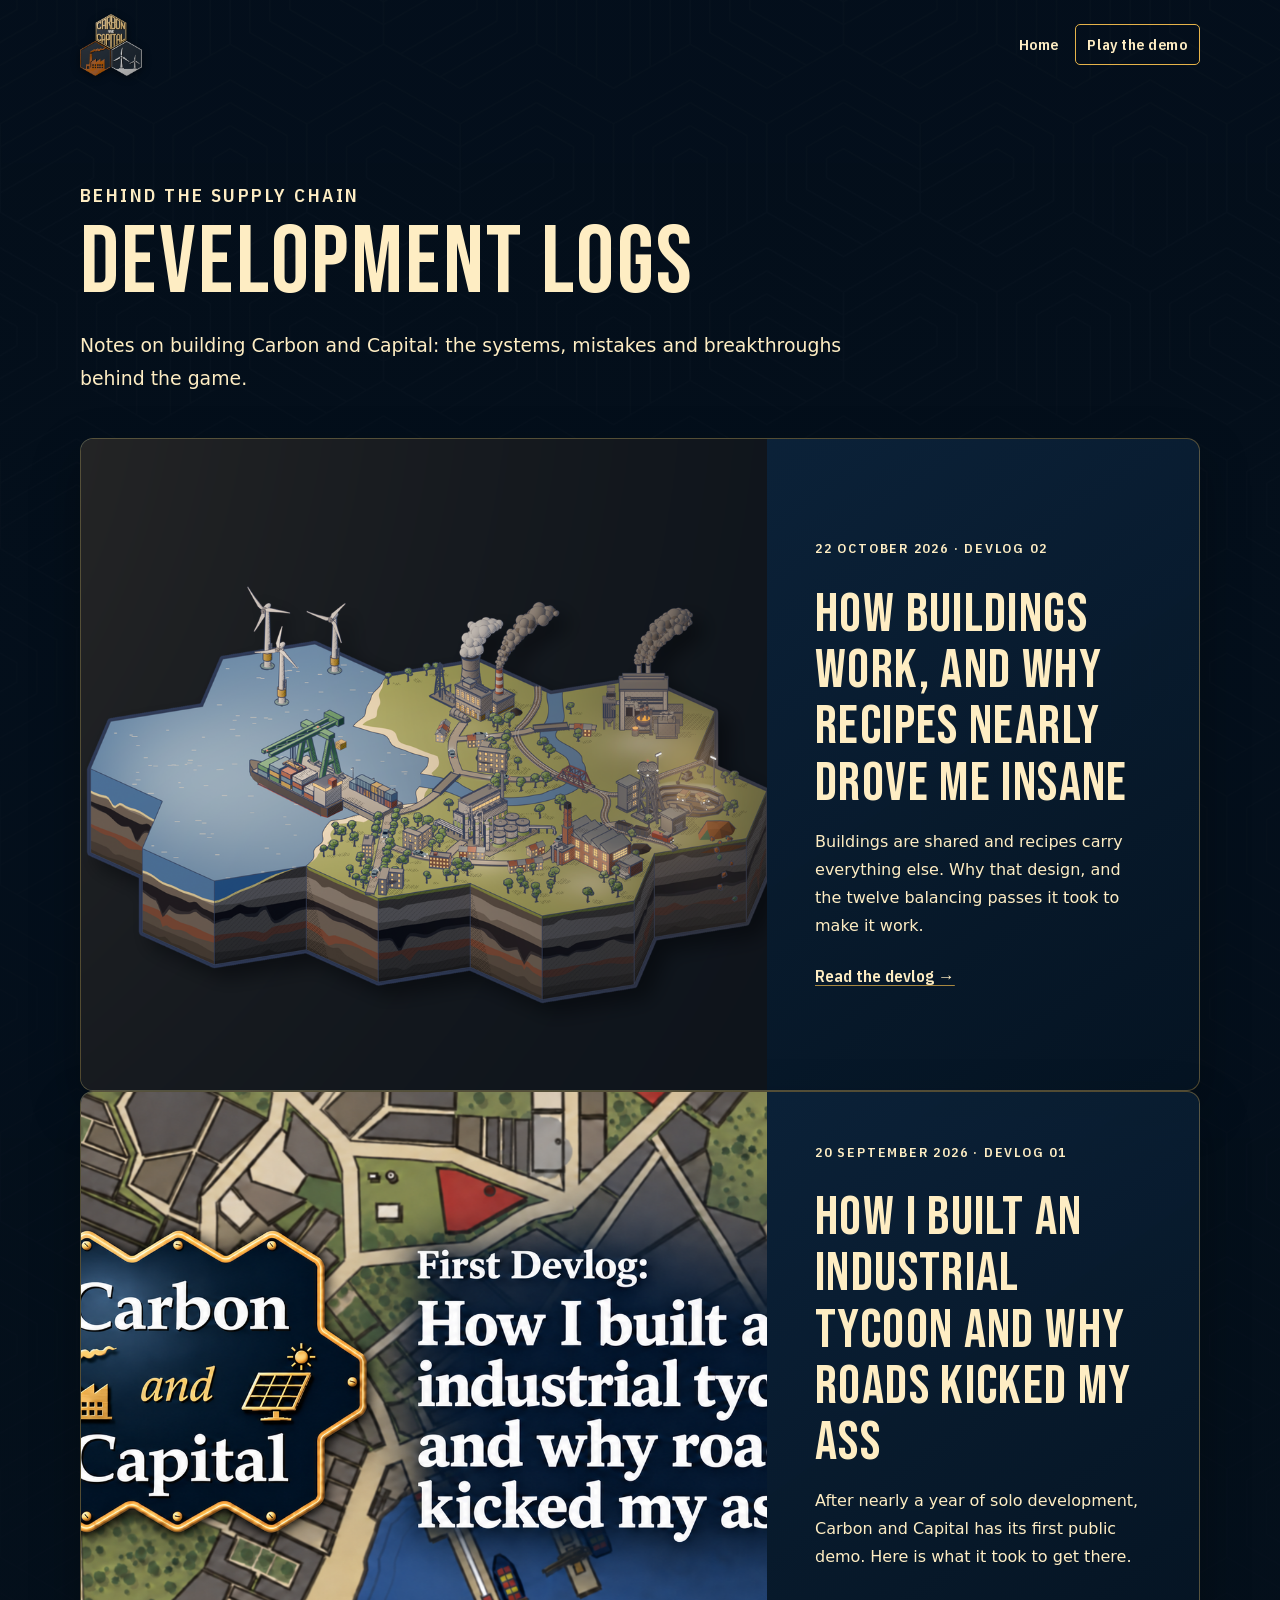
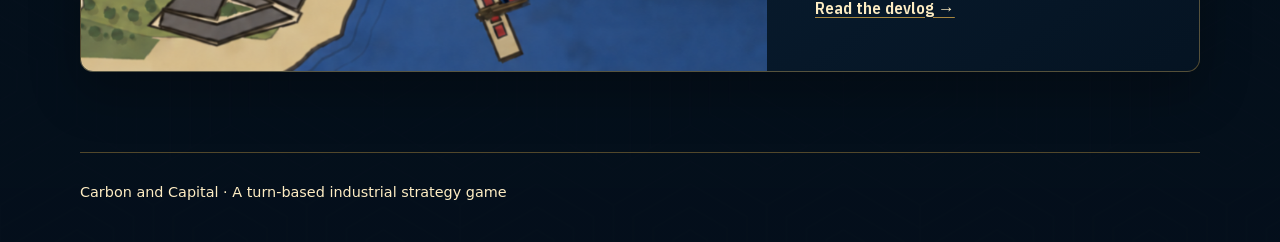
<file: public/devlogs/index.html>
<!DOCTYPE html>
<html lang="en">
<head>
  <meta charset="UTF-8">
  <meta name="viewport" content="width=device-width, initial-scale=1.0">
  <link rel="icon" href="/favicon.ico" sizes="48x48">
  <link rel="icon" type="image/png" sizes="32x32" href="/favicon-32.png">
  <link rel="icon" type="image/png" sizes="16x16" href="/favicon-16.png">
  <link rel="apple-touch-icon" sizes="180x180" href="/apple-touch-icon.png">
  <title>Devlogs — Carbon and Capital</title>
  <meta name="description" content="Development notes from Carbon and Capital, a turn-based industrial strategy game.">
  <link rel="stylesheet" href="devlogs.css">
</head>
<body class="devlogs-index">
  <header class="site-header">
    <a class="brand" href="../"><img src="../img/logo-trio.png" width="191" height="192" alt="Carbon and Capital"></a>
    <nav class="site-nav" aria-label="Primary navigation">
      <a href="../">Home</a>
      <a class="play-link" href="https://carbonandcapital.itch.io/carbon-and-capital">Play the demo</a>
    </nav>
  </header>

  <main class="devlogs-shell">
    <header class="index-heading">
      <p class="eyebrow">Behind the supply chain</p>
      <h1>Development logs</h1>
      <p>Notes on building Carbon and Capital: the systems, mistakes and breakthroughs behind the game.</p>
    </header>

    <article class="post-card">
      <a class="post-card-media" href="recipes-and-buildings/" aria-label="Read the second Carbon and Capital devlog">
        <img src="../img/devlogs/second-devlog-card.png" width="992" height="941" alt="An isometric map plate of a port, a steelworks and a town from the second devlog cover.">
      </a>
      <div class="post-card-copy">
        <p class="eyebrow"><time datetime="2026-10-22">22 October 2026</time> · Devlog 02</p>
        <h2>How buildings work, and why recipes nearly drove me insane</h2>
        <p>Buildings are shared and recipes carry everything else. Why that design, and the twelve balancing passes it took to make it work.</p>
        <a class="read-link" href="recipes-and-buildings/">Read the devlog →</a>
      </div>
    </article>

    <article class="post-card">
      <a class="post-card-media" href="first-devlog/" aria-label="Read the first Carbon and Capital devlog">
        <img src="../img/devlogs/first-devlog-cover.png" width="1672" height="941" alt="Carbon and Capital devlog cover showing the map, game emblem and article title.">
      </a>
      <div class="post-card-copy">
        <p class="eyebrow"><time datetime="2026-09-20">20 September 2026</time> · Devlog 01</p>
        <h2>How I built an industrial tycoon and why roads kicked my ass</h2>
        <p>After nearly a year of solo development, Carbon and Capital has its first public demo. Here is what it took to get there.</p>
        <a class="read-link" href="first-devlog/">Read the devlog →</a>
      </div>
    </article>
  </main>

  <footer class="site-footer">Carbon and Capital · A turn-based industrial strategy game</footer>

  <script data-goatcounter="https://carbonandcapital.goatcounter.com/count" async src="//gc.zgo.at/count.js"></script>
</body>
</html>
</file>
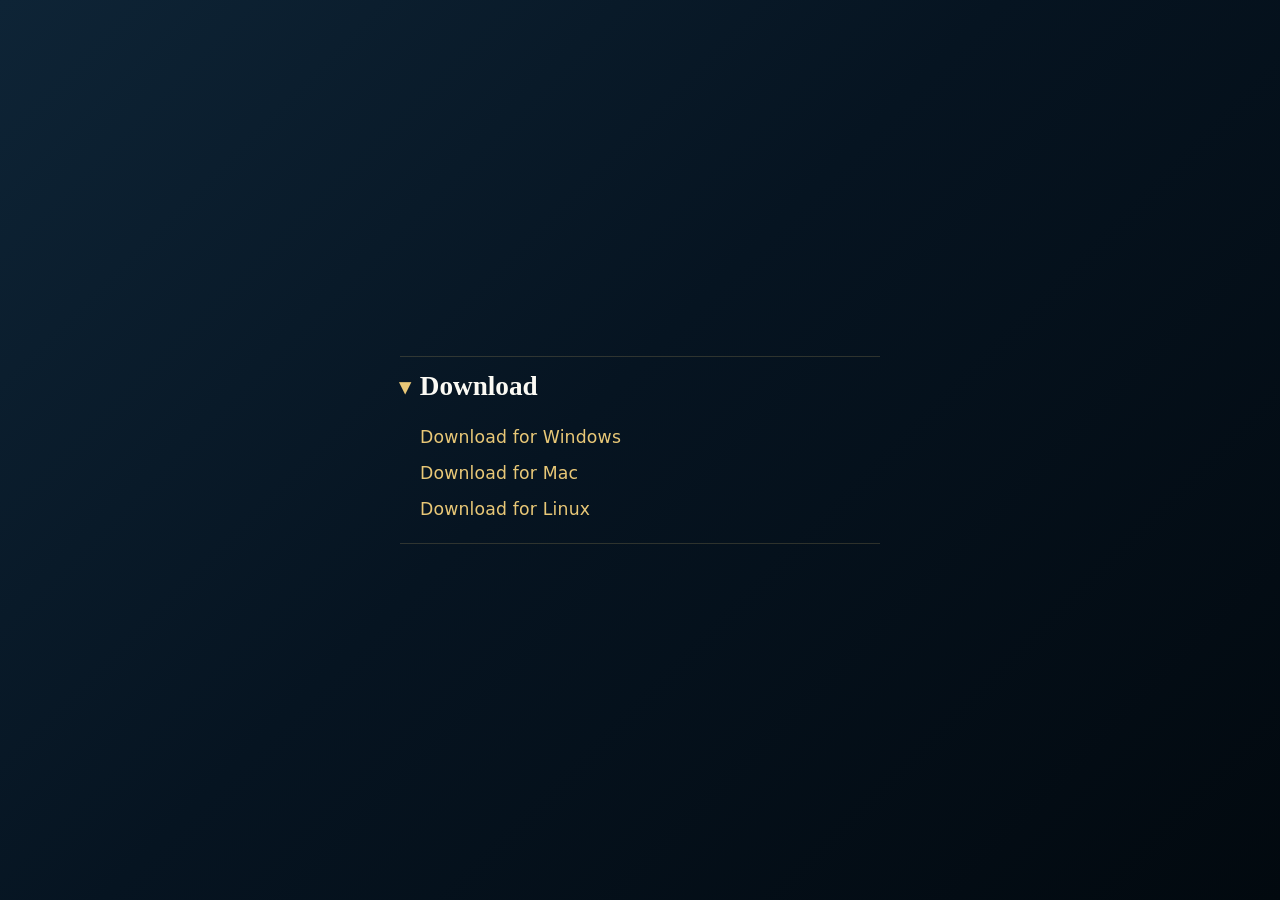
<file: public/download/index.html>
<!DOCTYPE html>
<html lang="en">
<head>
  <meta charset="UTF-8">
  <meta name="viewport" content="width=device-width, initial-scale=1.0">
  <title>Download — Carbon and Capital</title>
  <meta name="robots" content="noindex">
  <link rel="icon" href="/favicon.ico" sizes="48x48">
  <link rel="icon" type="image/png" sizes="32x32" href="/favicon-32.png">
  <link rel="icon" type="image/png" sizes="16x16" href="/favicon-16.png">
  <link rel="apple-touch-icon" sizes="180x180" href="/apple-touch-icon.png">
  <style>
    :root{
      --ink:#ECEAE1;
      --gold:#E9C877;
      --font-display:"Iowan Old Style","Palatino Linotype","Book Antiqua",Palatino,Georgia,serif;
      --font-body:ui-sans-serif,system-ui,-apple-system,"Segoe UI",Roboto,Helvetica,Arial,sans-serif;
    }
    *{box-sizing:border-box;margin:0;padding:0;}
    html,body{height:100%;}
    body{
      font-family:var(--font-body);
      color:var(--ink);
      /* navy, lit from the top-left, deepening to the bottom-right */
      background:linear-gradient(135deg,#0e2436 0%,#061421 46%,#02090f 100%);
      min-height:100svh;
      display:flex;
      align-items:center;
      justify-content:center;
      padding:2rem;
      -webkit-font-smoothing:antialiased;
    }
    main{width:100%;max-width:30rem;}
    /* Accordion */
    .acc{
      border-top:1px solid rgba(233,200,119,0.18);
      border-bottom:1px solid rgba(233,200,119,0.18);
    }
    .acc>summary{
      list-style:none;
      cursor:pointer;
      font-family:var(--font-display);
      font-weight:600;
      font-size:1.7rem;
      color:#FBFAF4;
      padding:0.9rem 0;
      user-select:none;
    }
    .acc>summary::-webkit-details-marker{display:none;}
    .acc>summary::before{
      content:"\25B8";              /* right-pointing triangle */
      display:inline-block;
      margin-right:.55rem;
      color:var(--gold);
      font-size:.8em;
      transition:transform .2s ease;
    }
    .acc[open]>summary::before{transform:rotate(90deg);}
    .acc-body{padding:0.2rem 0 1rem;}
    /* Download links: each on its own row, indented 20px */
    .dl-link{
      display:block;
      width:max-content;
      margin-left:20px;
      padding:0.5rem 0;
      color:var(--gold);
      text-decoration:none;
      font-size:1.08rem;
      letter-spacing:.01em;
    }
    .dl-link:hover,.dl-link:focus-visible{text-decoration:underline;}
  </style>
</head>
<body>
  <main>
    <details class="acc" open>
      <summary>Download</summary>
      <div class="acc-body">
        <!-- The ~600MB build zips are uploaded directly to this /download folder over SFTP
             (too large for git); the filenames below must match the uploaded files exactly.
             These point at the V0.3 build and will 404 until those three zips are uploaded. -->
        <a class="dl-link" href="Carbon%20and%20Capital%20Demo%20V0.3%20Windows.zip" download>Download for Windows</a>
        <a class="dl-link" href="Carbon%20and%20Capital%20Demo%20V0.3%20MacOS.zip" download>Download for Mac</a>
        <a class="dl-link" href="Carbon%20and%20Capital%20Demo%20V0.3%20Linux.zip" download>Download for Linux</a>
      </div>
    </details>
  </main>

  <!-- Visitor analytics -->
  <script data-goatcounter="https://carbonandcapital.goatcounter.com/count"
        async src="//gc.zgo.at/count.js"></script>
</body>
</html>
</file>
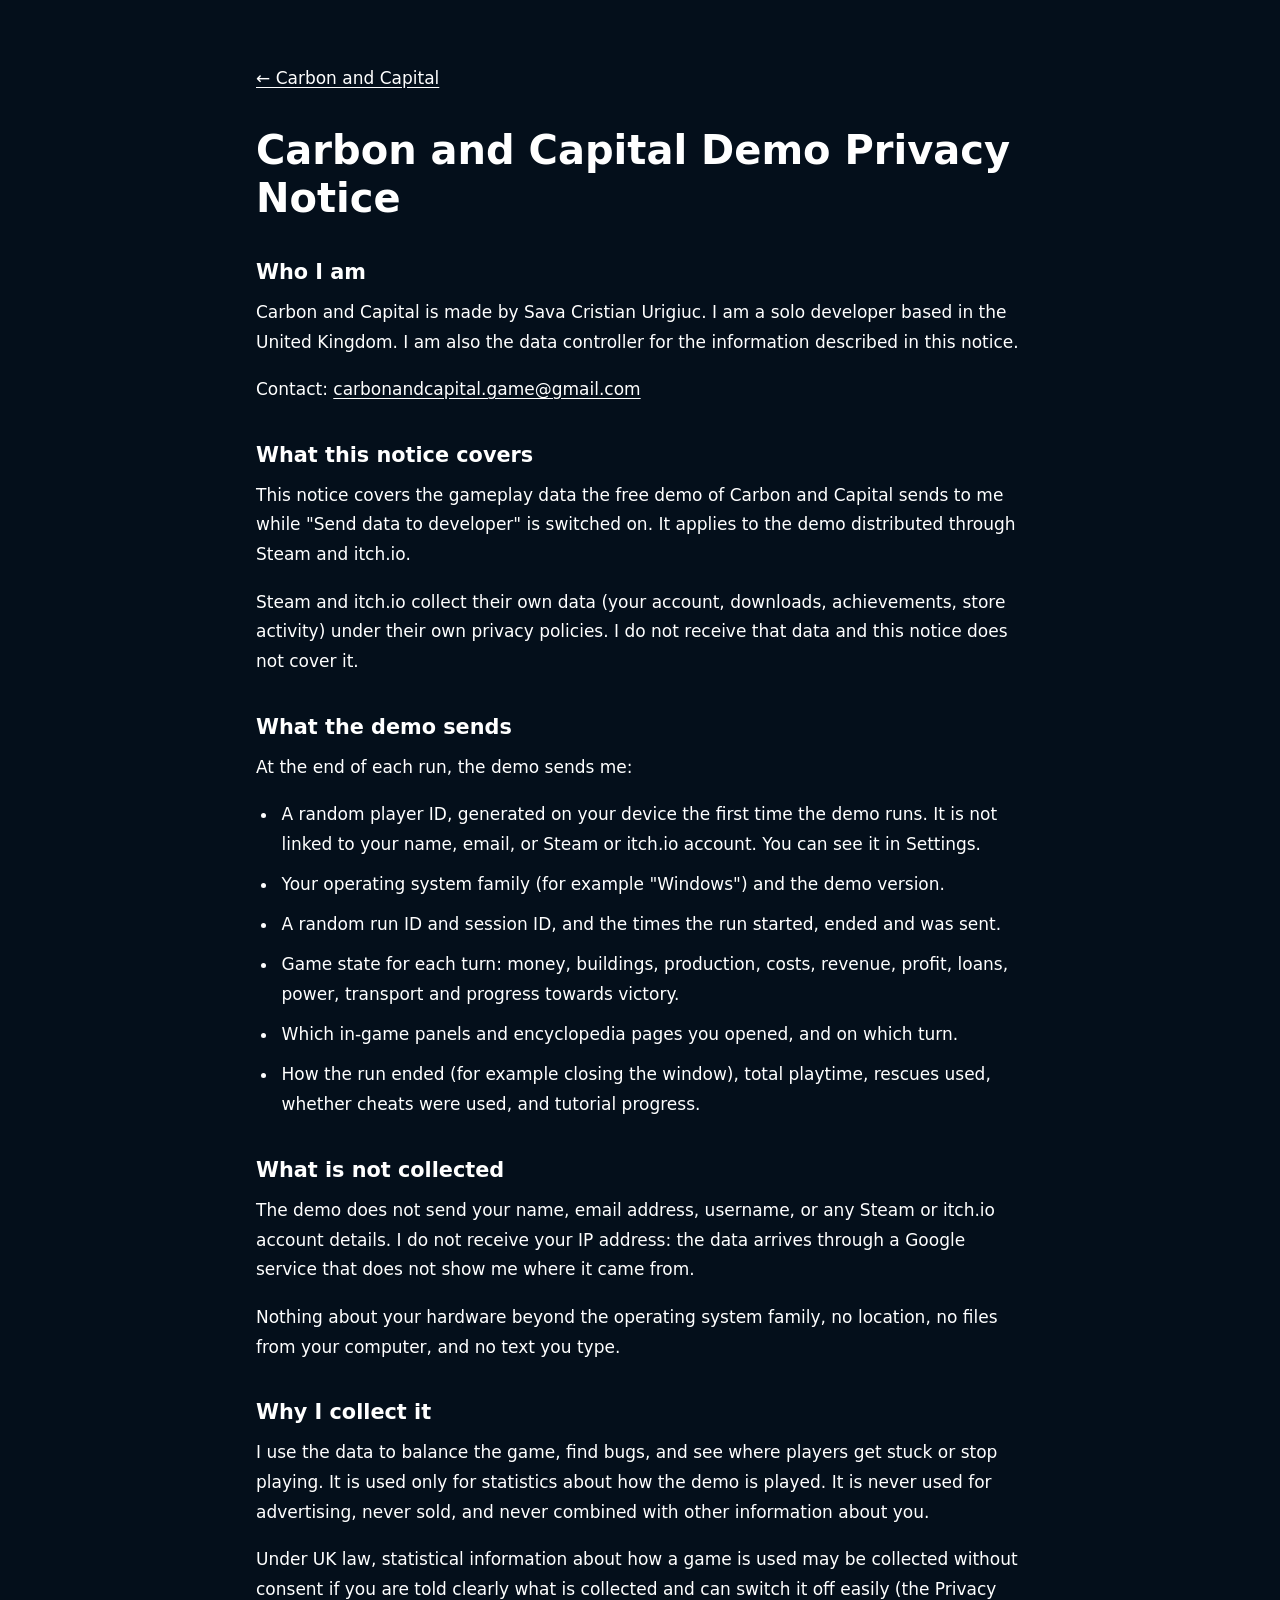
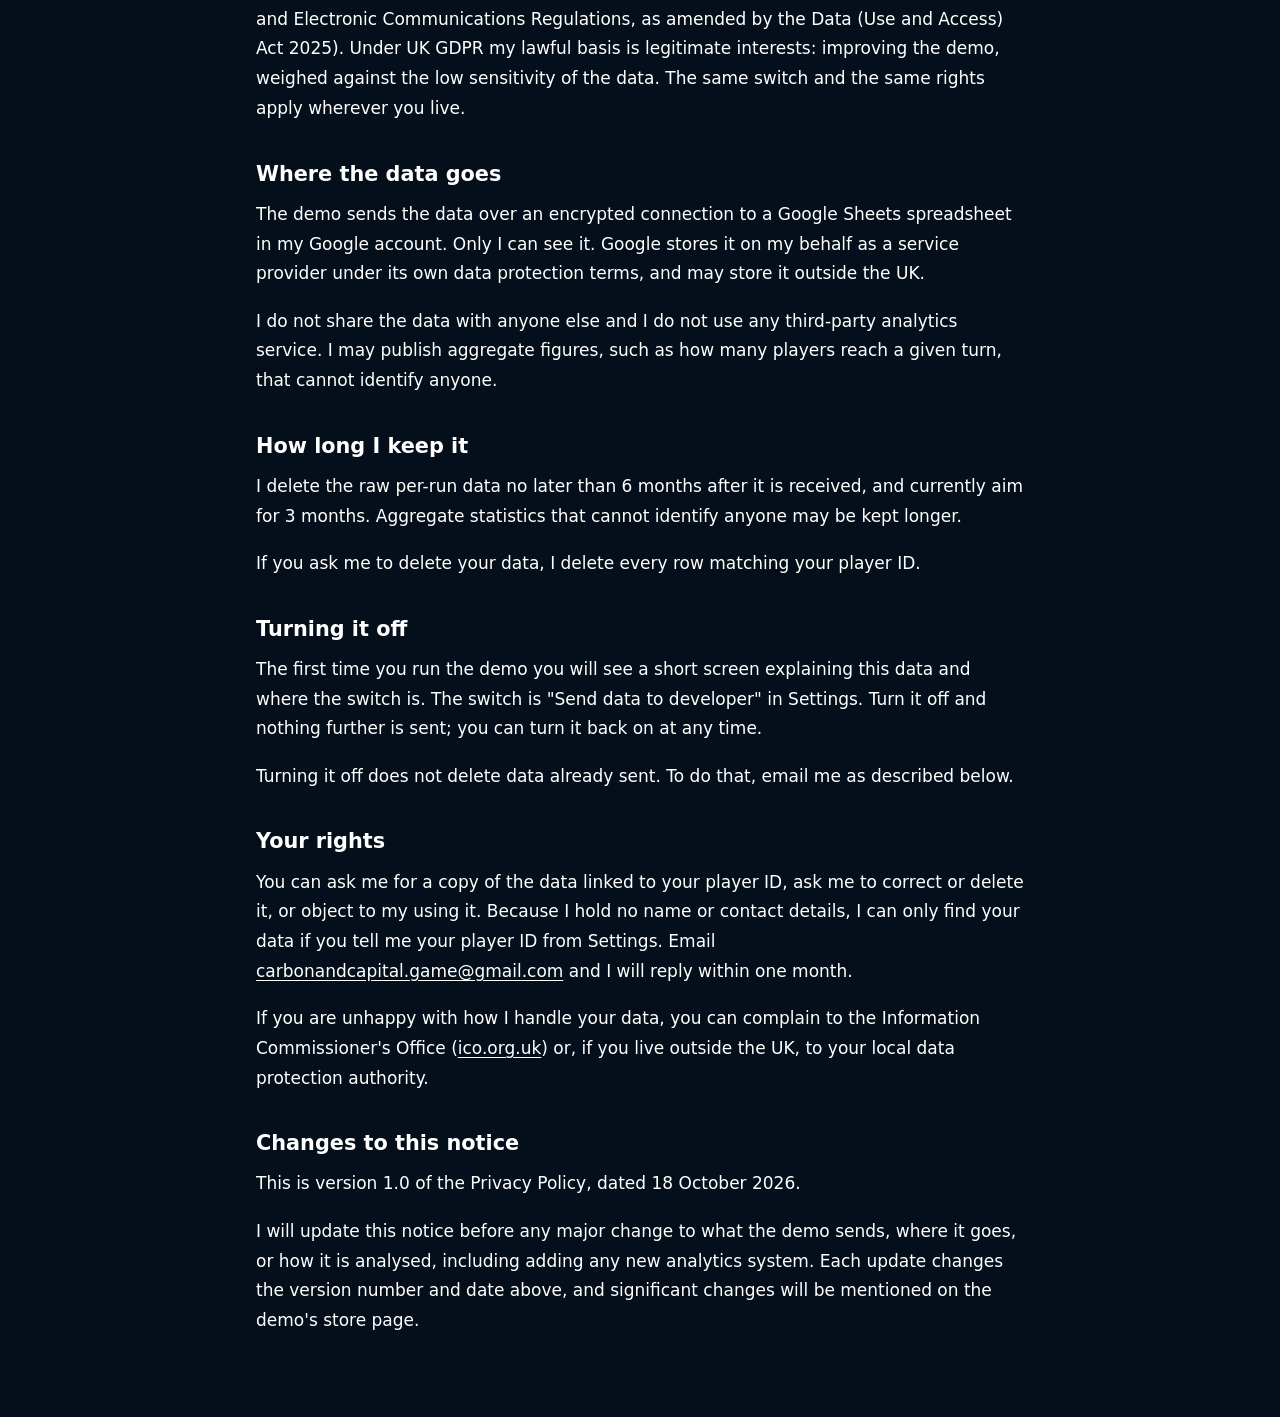
<file: public/privacy-policy/index.html>
<!DOCTYPE html>
<html lang="en">
<head>
  <meta charset="UTF-8">
  <meta name="viewport" content="width=device-width, initial-scale=1.0">
  <link rel="icon" href="/favicon.ico" sizes="48x48">
  <link rel="icon" type="image/png" sizes="32x32" href="/favicon-32.png">
  <link rel="icon" type="image/png" sizes="16x16" href="/favicon-16.png">
  <link rel="apple-touch-icon" sizes="180x180" href="/apple-touch-icon.png">
  <title>Demo Privacy Notice — Carbon and Capital</title>
  <meta name="description" content="How the Carbon and Capital demo uses gameplay data, how to turn it off, and your privacy rights.">
  <link rel="canonical" href="https://www.carbonandcapital.com/privacy-policy/">
  <style>
    :root { color-scheme: dark; background: #040f1b; color: #fff; }
    * { box-sizing: border-box; }
    body {
      margin: 0;
      min-height: 100svh;
      background: #040f1b;
      color: #fff;
      font-family: ui-sans-serif, system-ui, -apple-system, "Segoe UI", Roboto, Helvetica, Arial, sans-serif;
      font-size: 1.0625rem;
      line-height: 1.75;
      overflow-wrap: anywhere;
      -webkit-font-smoothing: antialiased;
    }
    main { width: min(48rem, calc(100% - 2.5rem)); margin: 0 auto; padding: clamp(2rem, 6vw, 4rem) 0; }
    a, a:visited { color: #fff; text-underline-offset: .2em; }
    a:hover { text-decoration-thickness: 2px; }
    a:focus-visible { outline: 2px solid #fff; outline-offset: 4px; }
    .back-link { display: inline-block; margin-bottom: 2rem; }
    h1 { margin: 0 0 2rem; font-size: clamp(1.8rem, 5vw, 2.5rem); line-height: 1.2; }
    h2 { margin: 2.25rem 0 .75rem; font-size: 1.3rem; line-height: 1.35; }
    p { margin: 0 0 1.1rem; }
    ul { margin: 0 0 1.1rem; padding-left: 1.4rem; }
    li { margin-bottom: .65rem; padding-left: .2rem; }
  </style>
</head>
<body>
  <main>
    <a class="back-link" href="/">← Carbon and Capital</a>
    <article aria-labelledby="privacy-title">
      <h1 id="privacy-title">Carbon and Capital Demo Privacy Notice</h1>

      <h2>Who I am</h2>
      <p>Carbon and Capital is made by Sava Cristian Urigiuc. I am a solo developer based in the United Kingdom. I am also the data controller for the information described in this notice.</p>
      <p>Contact: <a href="mailto:carbonandcapital.game@gmail.com">carbonandcapital.game@gmail.com</a></p>

      <h2>What this notice covers</h2>
      <p>This notice covers the gameplay data the free demo of Carbon and Capital sends to me while "Send data to developer" is switched on. It applies to the demo distributed through Steam and itch.io.</p>
      <p>Steam and itch.io collect their own data (your account, downloads, achievements, store activity) under their own privacy policies. I do not receive that data and this notice does not cover it.</p>

      <h2>What the demo sends</h2>
      <p>At the end of each run, the demo sends me:</p>
      <ul>
        <li>A random player ID, generated on your device the first time the demo runs. It is not linked to your name, email, or Steam or itch.io account. You can see it in Settings.</li>
        <li>Your operating system family (for example "Windows") and the demo version.</li>
        <li>A random run ID and session ID, and the times the run started, ended and was sent.</li>
        <li>Game state for each turn: money, buildings, production, costs, revenue, profit, loans, power, transport and progress towards victory.</li>
        <li>Which in-game panels and encyclopedia pages you opened, and on which turn.</li>
        <li>How the run ended (for example closing the window), total playtime, rescues used, whether cheats were used, and tutorial progress.</li>
      </ul>

      <h2>What is not collected</h2>
      <p>The demo does not send your name, email address, username, or any Steam or itch.io account details. I do not receive your IP address: the data arrives through a Google service that does not show me where it came from.</p>
      <p>Nothing about your hardware beyond the operating system family, no location, no files from your computer, and no text you type.</p>

      <h2>Why I collect it</h2>
      <p>I use the data to balance the game, find bugs, and see where players get stuck or stop playing. It is used only for statistics about how the demo is played. It is never used for advertising, never sold, and never combined with other information about you.</p>
      <p>Under UK law, statistical information about how a game is used may be collected without consent if you are told clearly what is collected and can switch it off easily (the Privacy and Electronic Communications Regulations, as amended by the Data (Use and Access) Act 2025). Under UK GDPR my lawful basis is legitimate interests: improving the demo, weighed against the low sensitivity of the data. The same switch and the same rights apply wherever you live.</p>

      <h2>Where the data goes</h2>
      <p>The demo sends the data over an encrypted connection to a Google Sheets spreadsheet in my Google account. Only I can see it. Google stores it on my behalf as a service provider under its own data protection terms, and may store it outside the UK.</p>
      <p>I do not share the data with anyone else and I do not use any third-party analytics service. I may publish aggregate figures, such as how many players reach a given turn, that cannot identify anyone.</p>

      <h2>How long I keep it</h2>
      <p>I delete the raw per-run data no later than 6 months after it is received, and currently aim for 3 months. Aggregate statistics that cannot identify anyone may be kept longer.</p>
      <p>If you ask me to delete your data, I delete every row matching your player ID.</p>

      <h2>Turning it off</h2>
      <p>The first time you run the demo you will see a short screen explaining this data and where the switch is. The switch is "Send data to developer" in Settings. Turn it off and nothing further is sent; you can turn it back on at any time.</p>
      <p>Turning it off does not delete data already sent. To do that, email me as described below.</p>

      <h2>Your rights</h2>
      <p>You can ask me for a copy of the data linked to your player ID, ask me to correct or delete it, or object to my using it. Because I hold no name or contact details, I can only find your data if you tell me your player ID from Settings. Email <a href="mailto:carbonandcapital.game@gmail.com">carbonandcapital.game@gmail.com</a> and I will reply within one month.</p>
      <p>If you are unhappy with how I handle your data, you can complain to the Information Commissioner's Office (<a href="https://ico.org.uk/">ico.org.uk</a>) or, if you live outside the UK, to your local data protection authority.</p>

      <h2>Changes to this notice</h2>
      <p>This is version 1.0 of the Privacy Policy, dated <time datetime="2026-10-18">18 October 2026</time>.</p>
      <p>I will update this notice before any major change to what the demo sends, where it goes, or how it is analysed, including adding any new analytics system. Each update changes the version number and date above, and significant changes will be mentioned on the demo's store page.</p>
    </article>
  </main>
</body>
</html>
</file>
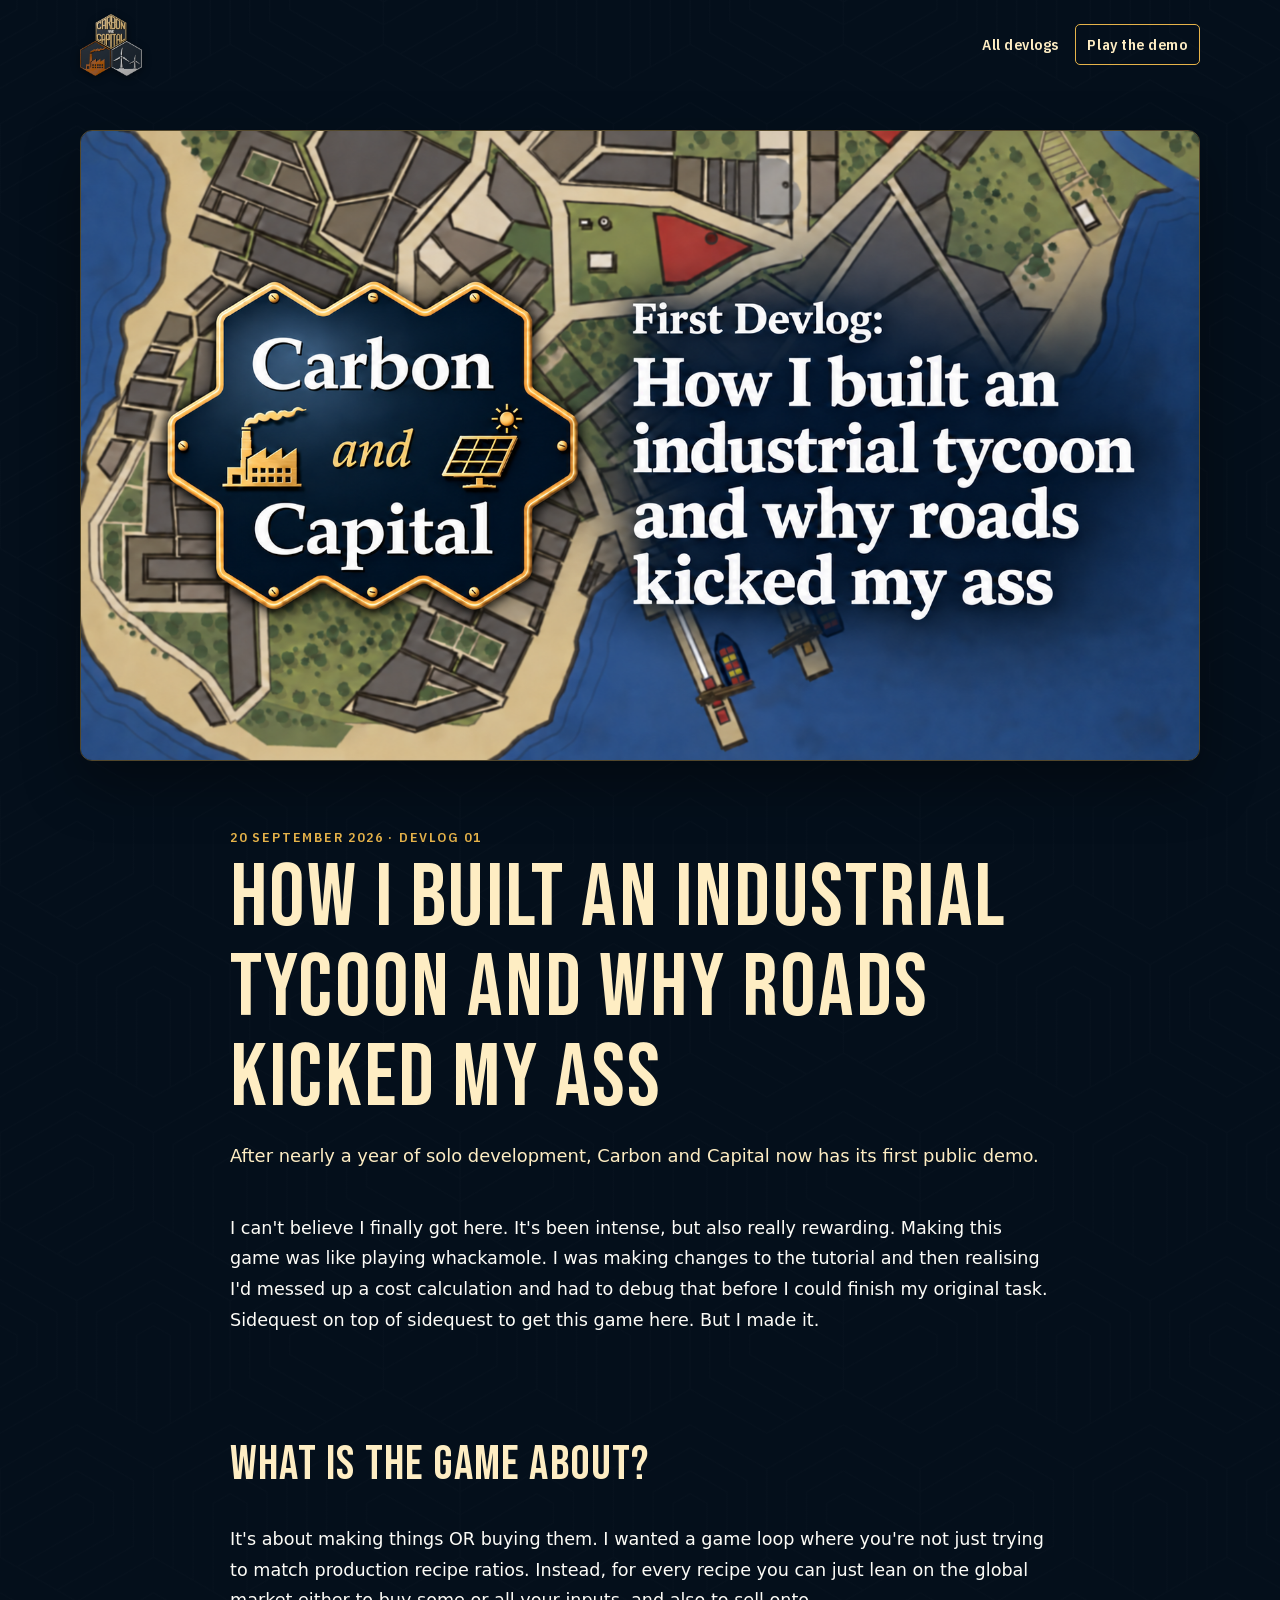
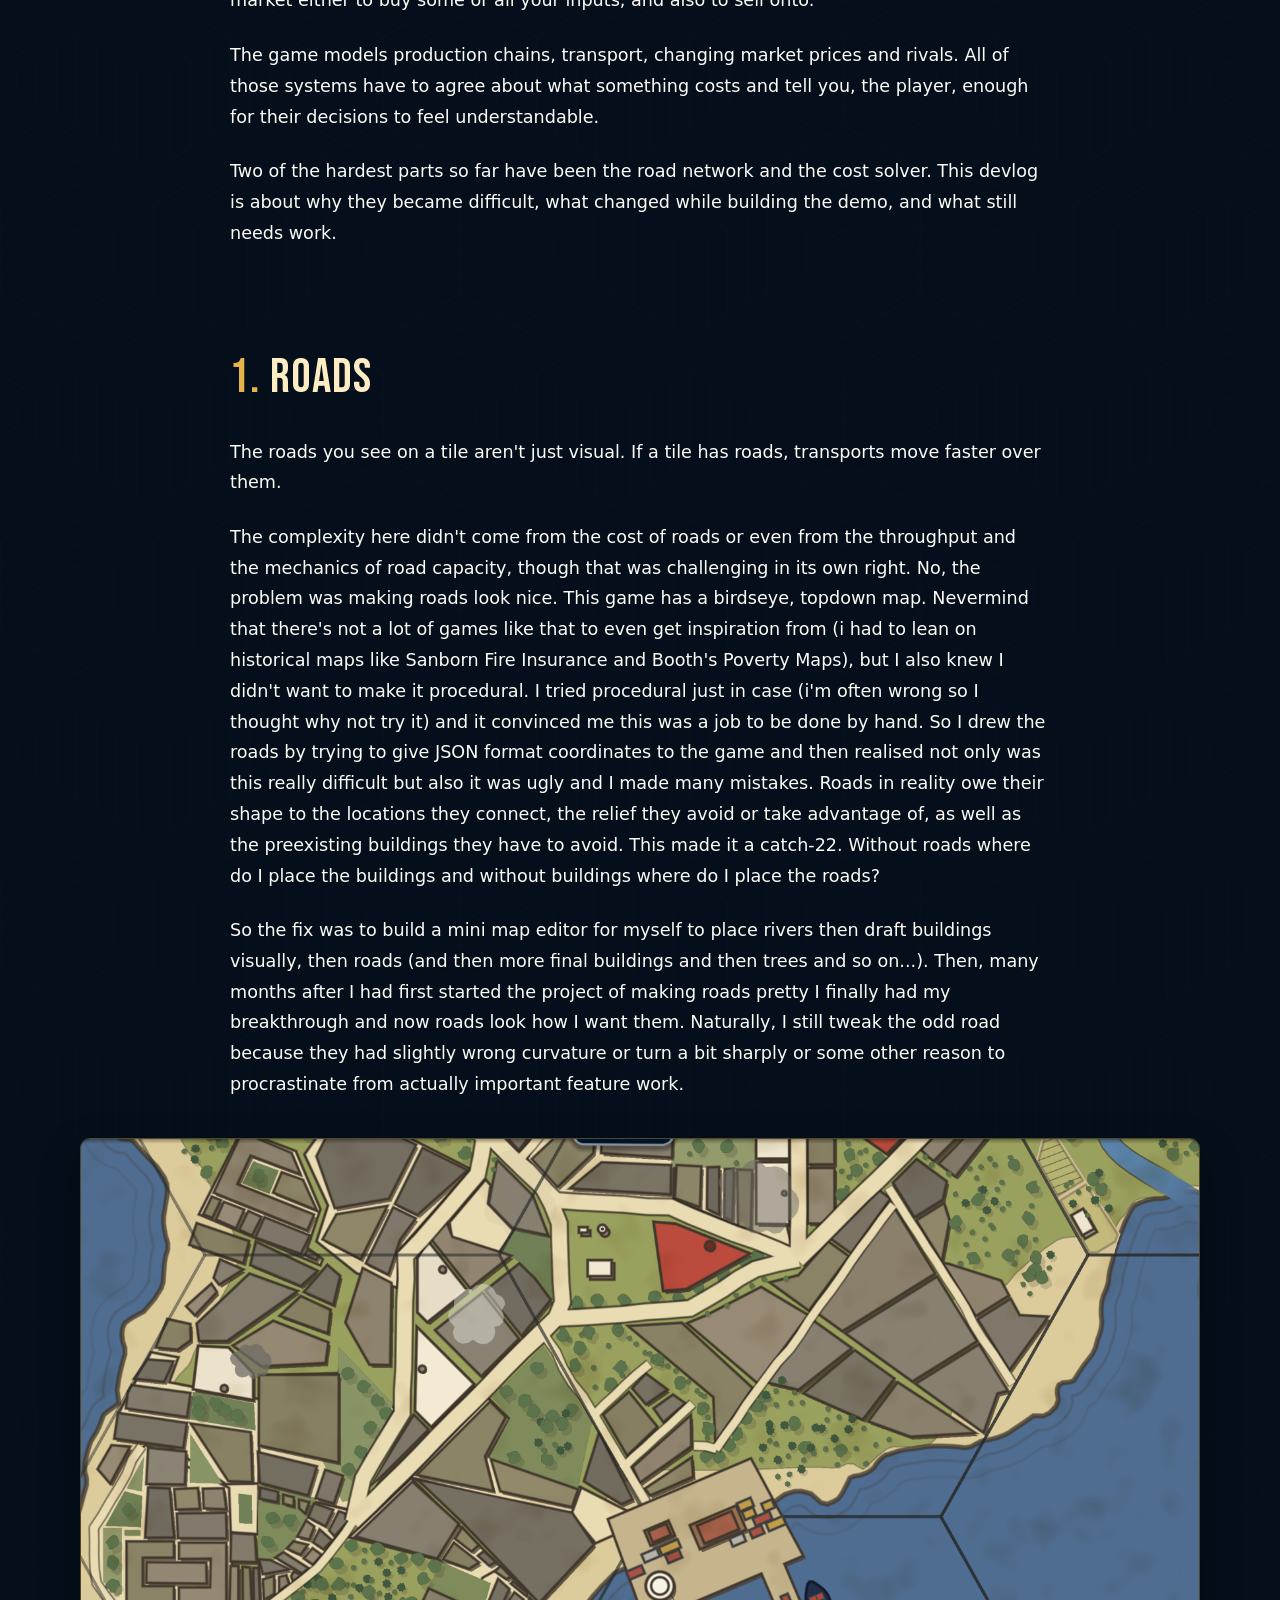
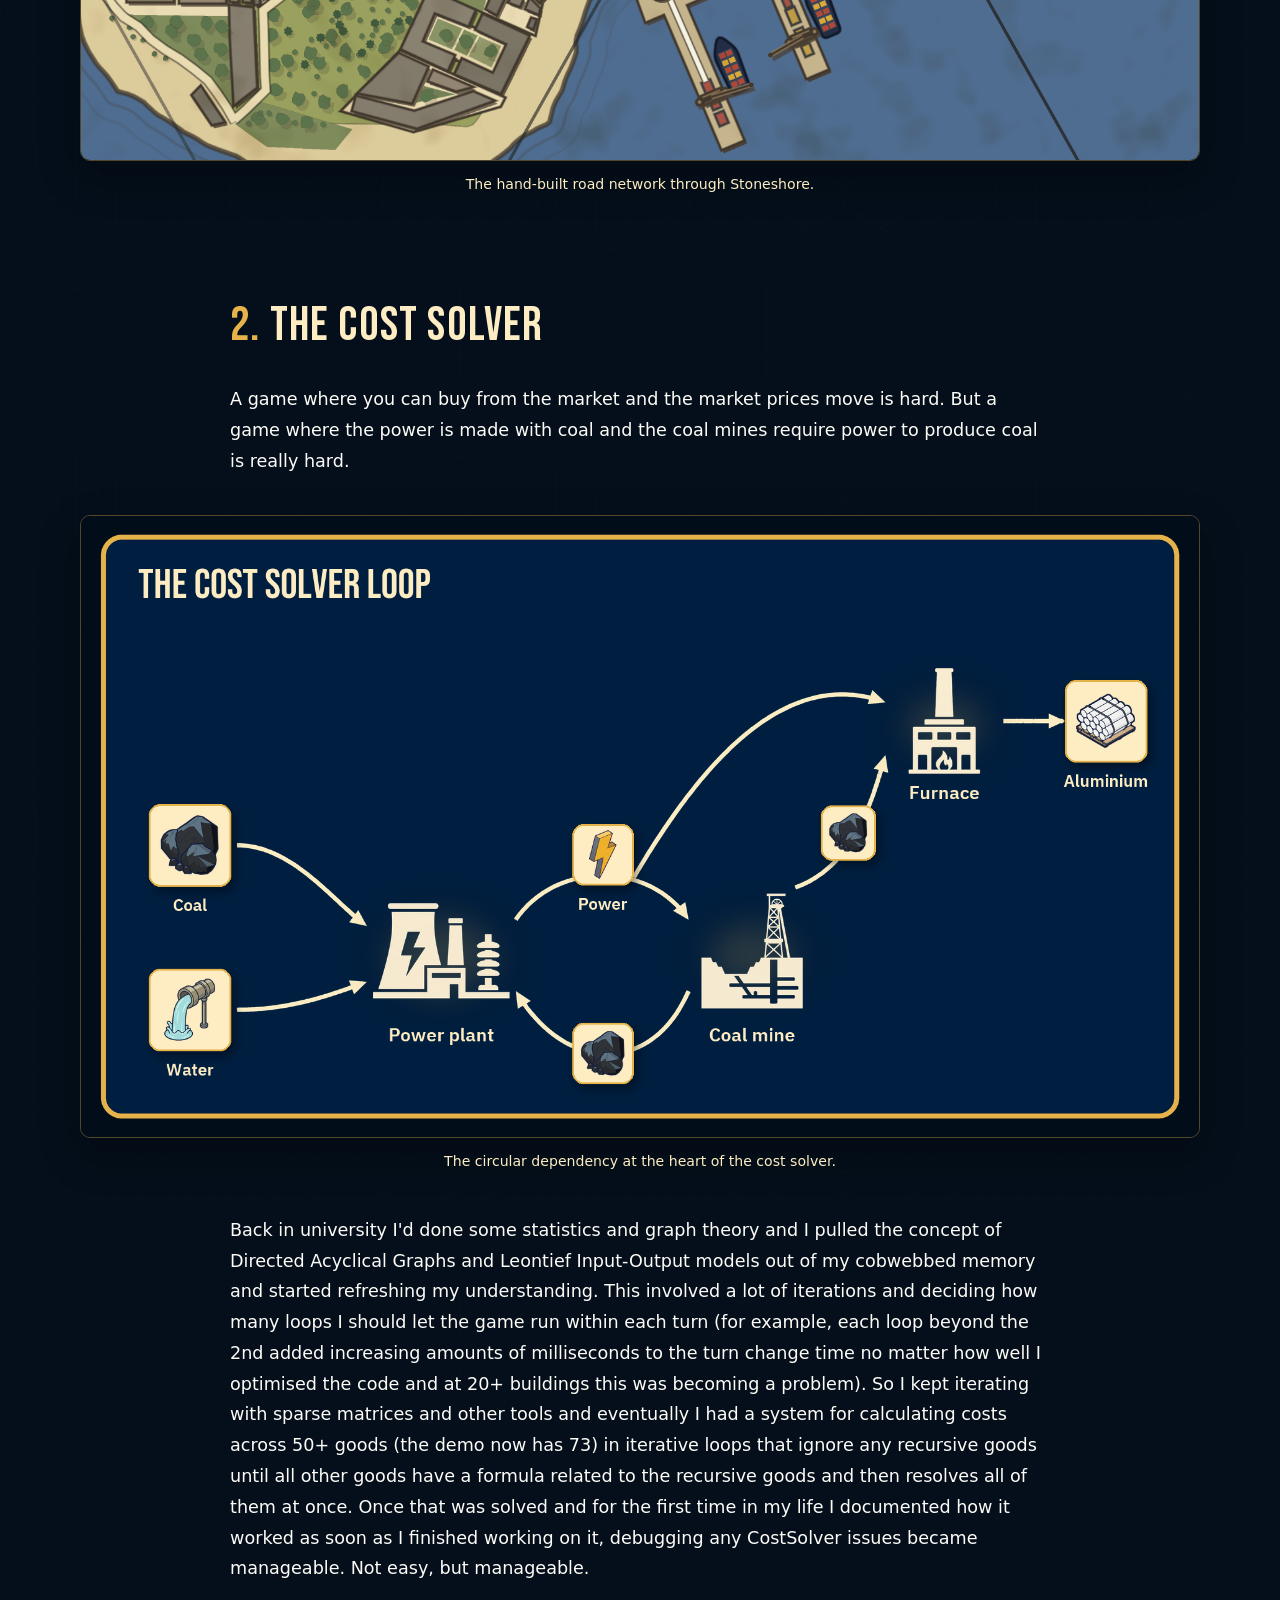
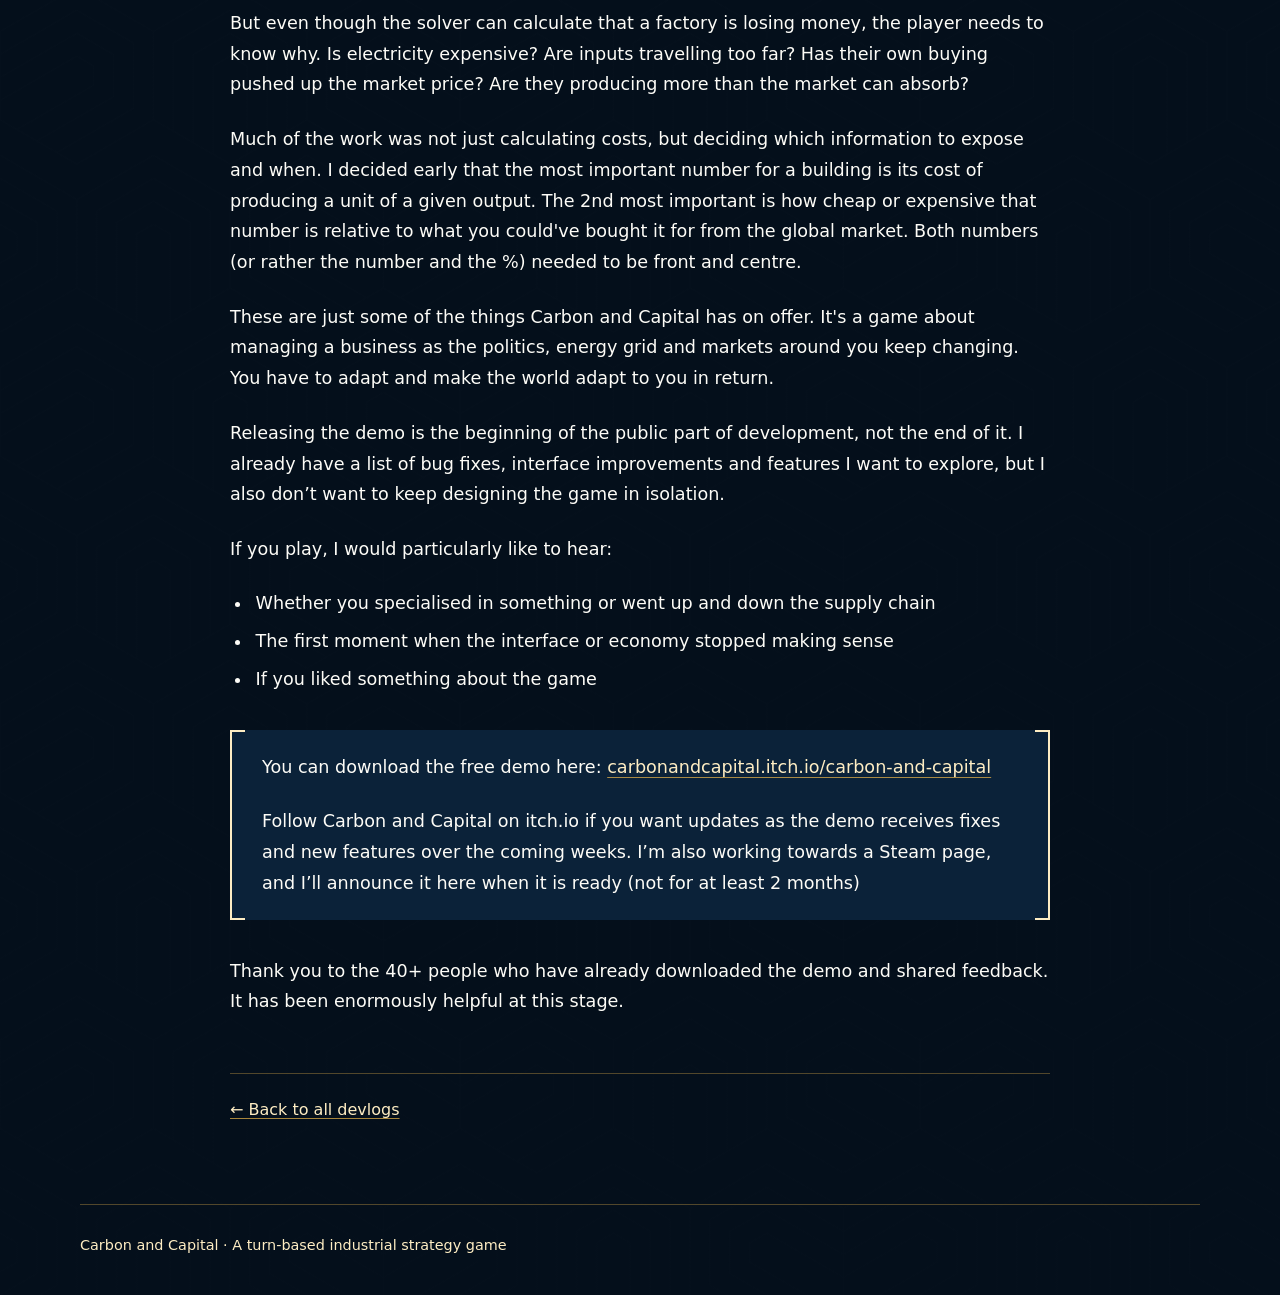
<file: public/devlogs/first-devlog/index.html>
<!DOCTYPE html>
<html lang="en">
<head>
  <meta charset="UTF-8">
  <meta name="viewport" content="width=device-width, initial-scale=1.0">
  <link rel="icon" href="/favicon.ico" sizes="48x48">
  <link rel="icon" type="image/png" sizes="32x32" href="/favicon-32.png">
  <link rel="icon" type="image/png" sizes="16x16" href="/favicon-16.png">
  <link rel="apple-touch-icon" sizes="180x180" href="/apple-touch-icon.png">
  <title>How I built an industrial tycoon — Carbon and Capital</title>
  <meta name="description" content="The first Carbon and Capital devlog: reaching the public demo, hand-building the road network and solving circular production costs.">
  <meta property="og:type" content="article">
  <meta property="og:title" content="How I built an industrial tycoon and why roads kicked my ass">
  <meta property="og:description" content="The first Carbon and Capital devlog: roads, recursive costs and the long road to a public demo.">
  <meta property="og:image" content="https://carbonandcapital.com/img/devlogs/first-devlog-cover.png">
  <meta property="article:published_time" content="2026-09-20">
  <link rel="stylesheet" href="../devlogs.css">
</head>
<body>
  <header class="site-header">
    <a class="brand" href="../../"><img src="../../img/logo-trio.png" width="191" height="192" alt="Carbon and Capital"></a>
    <nav class="site-nav" aria-label="Primary navigation">
      <a href="../">All devlogs</a>
      <a class="play-link" href="https://carbonandcapital.itch.io/carbon-and-capital">Play the demo</a>
    </nav>
  </header>

  <main class="article-shell">
    <article>
      <figure class="article-cover">
        <img src="../../img/devlogs/first-devlog-cover.png" width="1672" height="941" alt="A stylised Carbon and Capital map behind the game emblem and first devlog title.">
      </figure>

      <header class="article-header">
        <p class="eyebrow"><time datetime="2026-09-20">20 September 2026</time> · Devlog 01</p>
        <h1>How I built an industrial tycoon and why roads kicked my ass</h1>
        <p class="article-deck">After nearly a year of solo development, Carbon and Capital now has its first public demo.</p>
      </header>

      <div class="prose">
        <p>I can't believe I finally got here. It's been intense, but also really rewarding. Making this game was like playing whackamole. I was making changes to the tutorial and then realising I'd messed up a cost calculation and had to debug that before I could finish my original task. Sidequest on top of sidequest to get this game here. But I made it.</p>

        <h2>What is the game about?</h2>

        <p>It's about making things OR buying them. I wanted a game loop where you're not just trying to match production recipe ratios. Instead, for every recipe you can just lean on the global market either to buy some or all your inputs, and also to sell onto.</p>

        <p>The game models production chains, transport, changing market prices and rivals. All of those systems have to agree about what something costs and tell you, the player, enough for their decisions to feel understandable.</p>

        <p>Two of the hardest parts so far have been the road network and the cost solver. This devlog is about why they became difficult, what changed while building the demo, and what still needs work.</p>

        <h2><span class="number">1.</span> Roads</h2>

        <p>The roads you see on a tile aren't just visual. If a tile has roads, transports move faster over them.</p>

        <p>The complexity here didn't come from the cost of roads or even from the throughput and the mechanics of road capacity, though that was challenging in its own right. No, the problem was making roads look nice. This game has a birdseye, topdown map. Nevermind that there's not a lot of games like that to even get inspiration from (i had to lean on historical maps like Sanborn Fire Insurance and Booth's Poverty Maps), but I also knew I didn't want to make it procedural. I tried procedural just in case (i'm often wrong so I thought why not try it) and it convinced me this was a job to be done by hand. So I drew the roads by trying to give JSON format coordinates to the game and then realised not only was this really difficult but also it was ugly and I made many mistakes. Roads in reality owe their shape to the locations they connect, the relief they avoid or take advantage of, as well as the preexisting buildings they have to avoid. This made it a catch-22. Without roads where do I place the buildings and without buildings where do I place the roads?</p>

        <p>So the fix was to build a mini map editor for myself to place rivers then draft buildings visually, then roads (and then more final buildings and then trees and so on...). Then, many months after I had first started the project of making roads pretty I finally had my breakthrough and now roads look how I want them. Naturally, I still tweak the odd road because they had slightly wrong curvature or turn a bit sharply or some other reason to procrastinate from actually important feature work.</p>

        <figure class="wide-figure">
          <img src="../../img/devlogs/stoneshore-roads.png" width="3388" height="1882" loading="lazy" alt="A top-down view of the hand-drawn roads, buildings and docks in Stoneshore.">
          <figcaption>The hand-built road network through Stoneshore.</figcaption>
        </figure>

        <h2><span class="number">2.</span> The cost solver</h2>

        <p>A game where you can buy from the market and the market prices move is hard. But a game where the power is made with coal and the coal mines require power to produce coal is really hard.</p>

        <figure class="wide-figure">
          <img src="../../img/devlogs/cost-solver-loop.png" width="1800" height="1000" loading="lazy" alt="A diagram showing coal and water entering a power plant, power feeding a coal mine and furnace, and coal looping back through the production chain.">
          <figcaption>The circular dependency at the heart of the cost solver.</figcaption>
        </figure>

        <p>Back in university I'd done some statistics and graph theory and I pulled the concept of Directed Acyclical Graphs and Leontief Input-Output models out of my cobwebbed memory and started refreshing my understanding. This involved a lot of iterations and deciding how many loops I should let the game run within each turn (for example, each loop beyond the 2nd added increasing amounts of milliseconds to the turn change time no matter how well I optimised the code and at 20+ buildings this was becoming a problem). So I kept iterating with sparse matrices and other tools and eventually I had a system for calculating costs across 50+ goods (the demo now has 73) in iterative loops that ignore any recursive goods until all other goods have a formula related to the recursive goods and then resolves all of them at once. Once that was solved and for the first time in my life I documented how it worked as soon as I finished working on it, debugging any CostSolver issues became manageable. Not easy, but manageable.</p>

        <p>But even though the solver can calculate that a factory is losing money, the player needs to know why. Is electricity expensive? Are inputs travelling too far? Has their own buying pushed up the market price? Are they producing more than the market can absorb?</p>

        <p>Much of the work was not just calculating costs, but deciding which information to expose and when. I decided early that the most important number for a building is its cost of producing a unit of a given output. The 2nd most important is how cheap or expensive that number is relative to what you could've bought it for from the global market. Both numbers (or rather the number and the %) needed to be front and centre.</p>

        <p>These are just some of the things Carbon and Capital has on offer. It's a game about managing a business as the politics, energy grid and markets around you keep changing. You have to adapt and make the world adapt to you in return.</p>

        <p>Releasing the demo is the beginning of the public part of development, not the end of it. I already have a list of bug fixes, interface improvements and features I want to explore, but I also don’t want to keep designing the game in isolation.</p>

        <p>If you play, I would particularly like to hear:</p>

        <ul class="feedback-list">
          <li>Whether you specialised in something or went up and down the supply chain</li>
          <li>The first moment when the interface or economy stopped making sense</li>
          <li>If you liked something about the game</li>
        </ul>

        <div class="demo-callout">
          <p>You can download the free demo here: <a href="https://carbonandcapital.itch.io/carbon-and-capital">carbonandcapital.itch.io/carbon-and-capital</a></p>
          <p>Follow Carbon and Capital on itch.io if you want updates as the demo receives fixes and new features over the coming weeks. I’m also working towards a Steam page, and I’ll announce it here when it is ready (not for at least 2 months)</p>
        </div>

        <p>Thank you to the 40+ people who have already downloaded the demo and shared feedback. It has been enormously helpful at this stage.</p>
      </div>

      <footer class="article-footer"><a href="../">← Back to all devlogs</a></footer>
    </article>
  </main>

  <footer class="site-footer">Carbon and Capital · A turn-based industrial strategy game</footer>

  <script data-goatcounter="https://carbonandcapital.goatcounter.com/count" async src="//gc.zgo.at/count.js"></script>
</body>
</html>
</file>
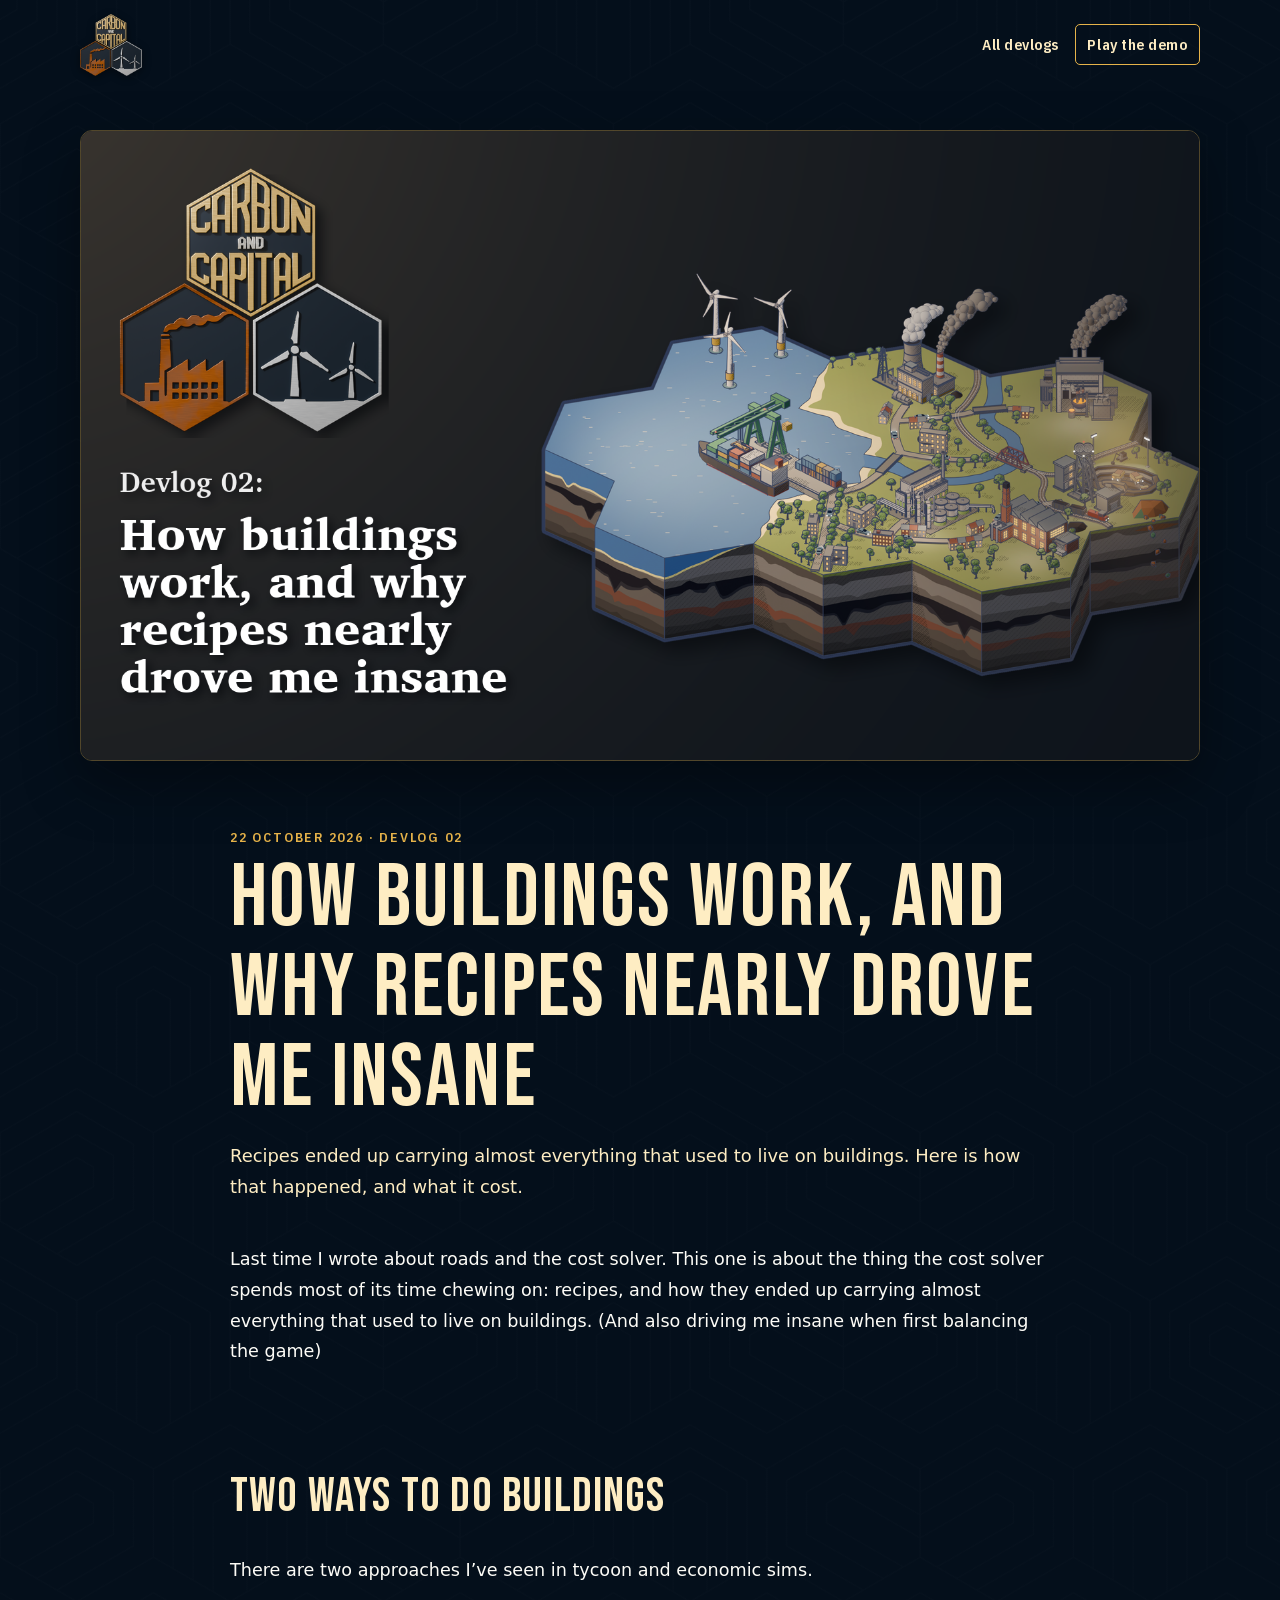
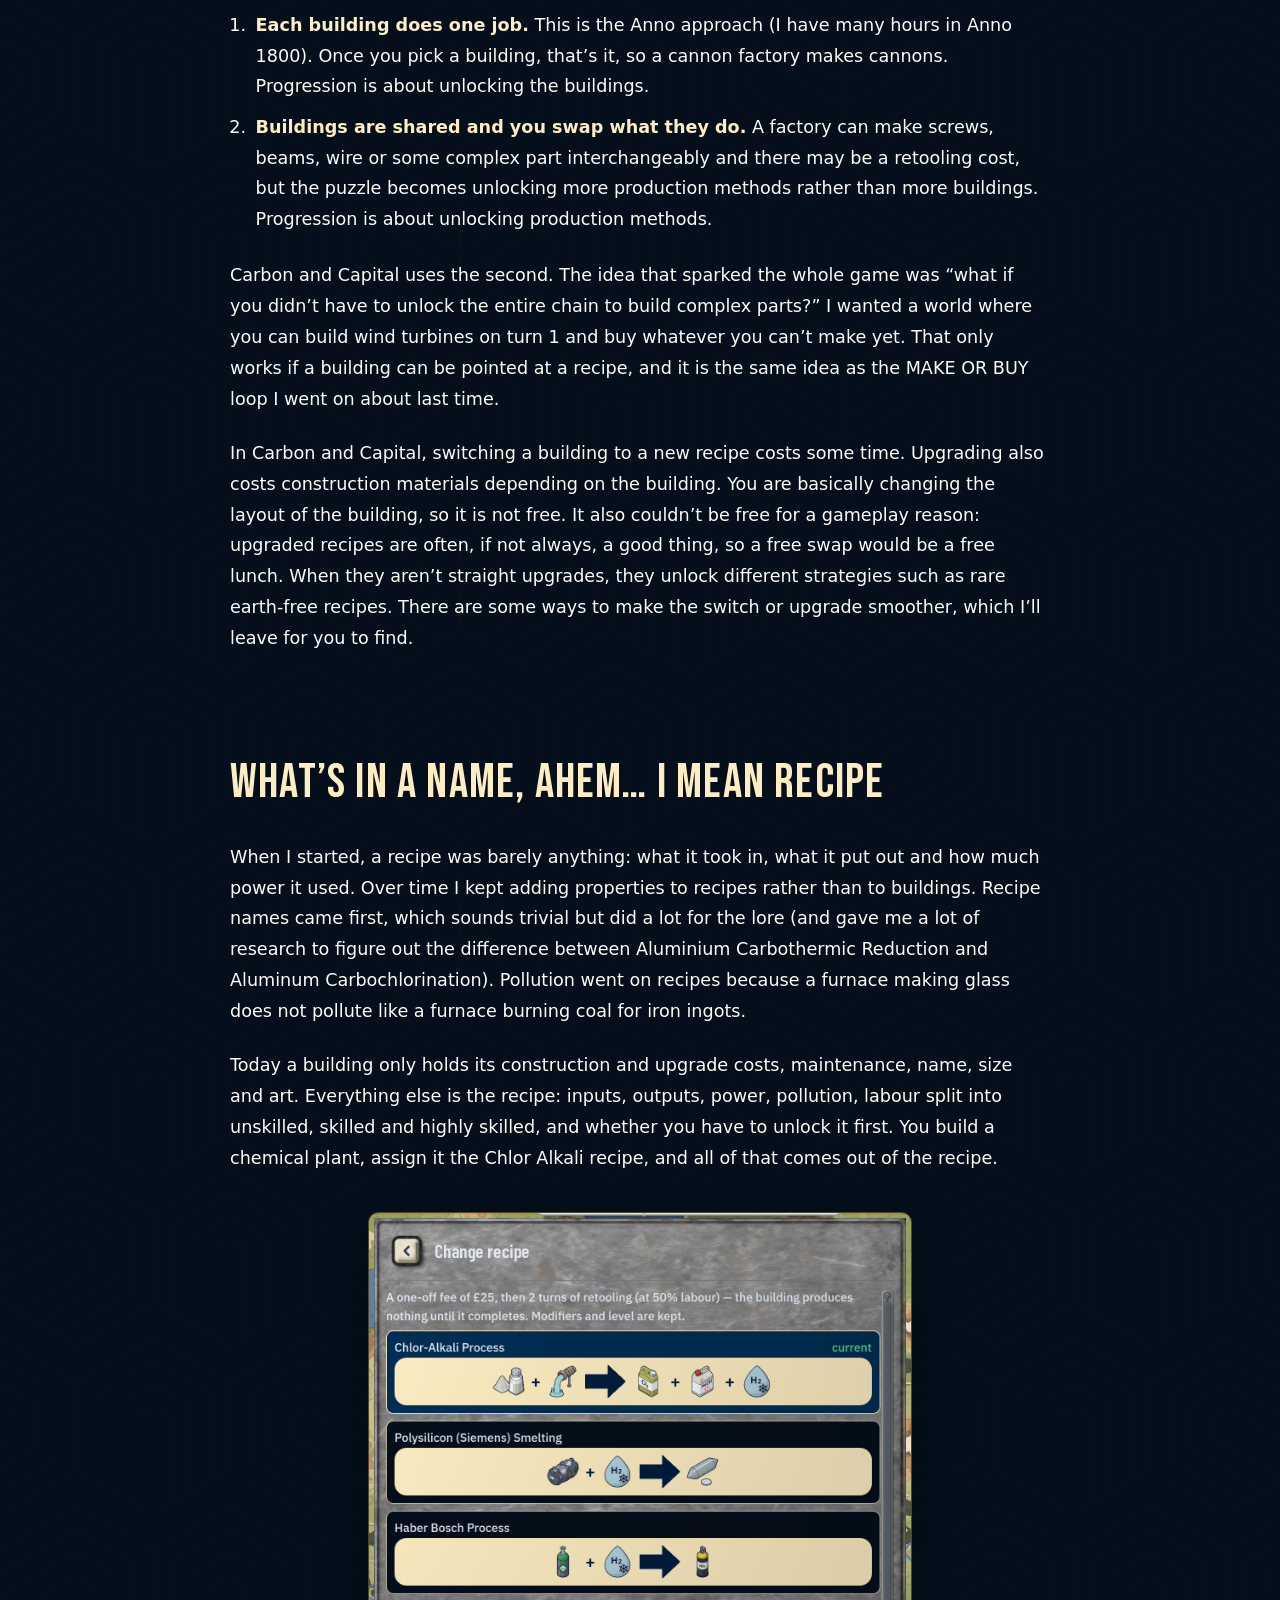
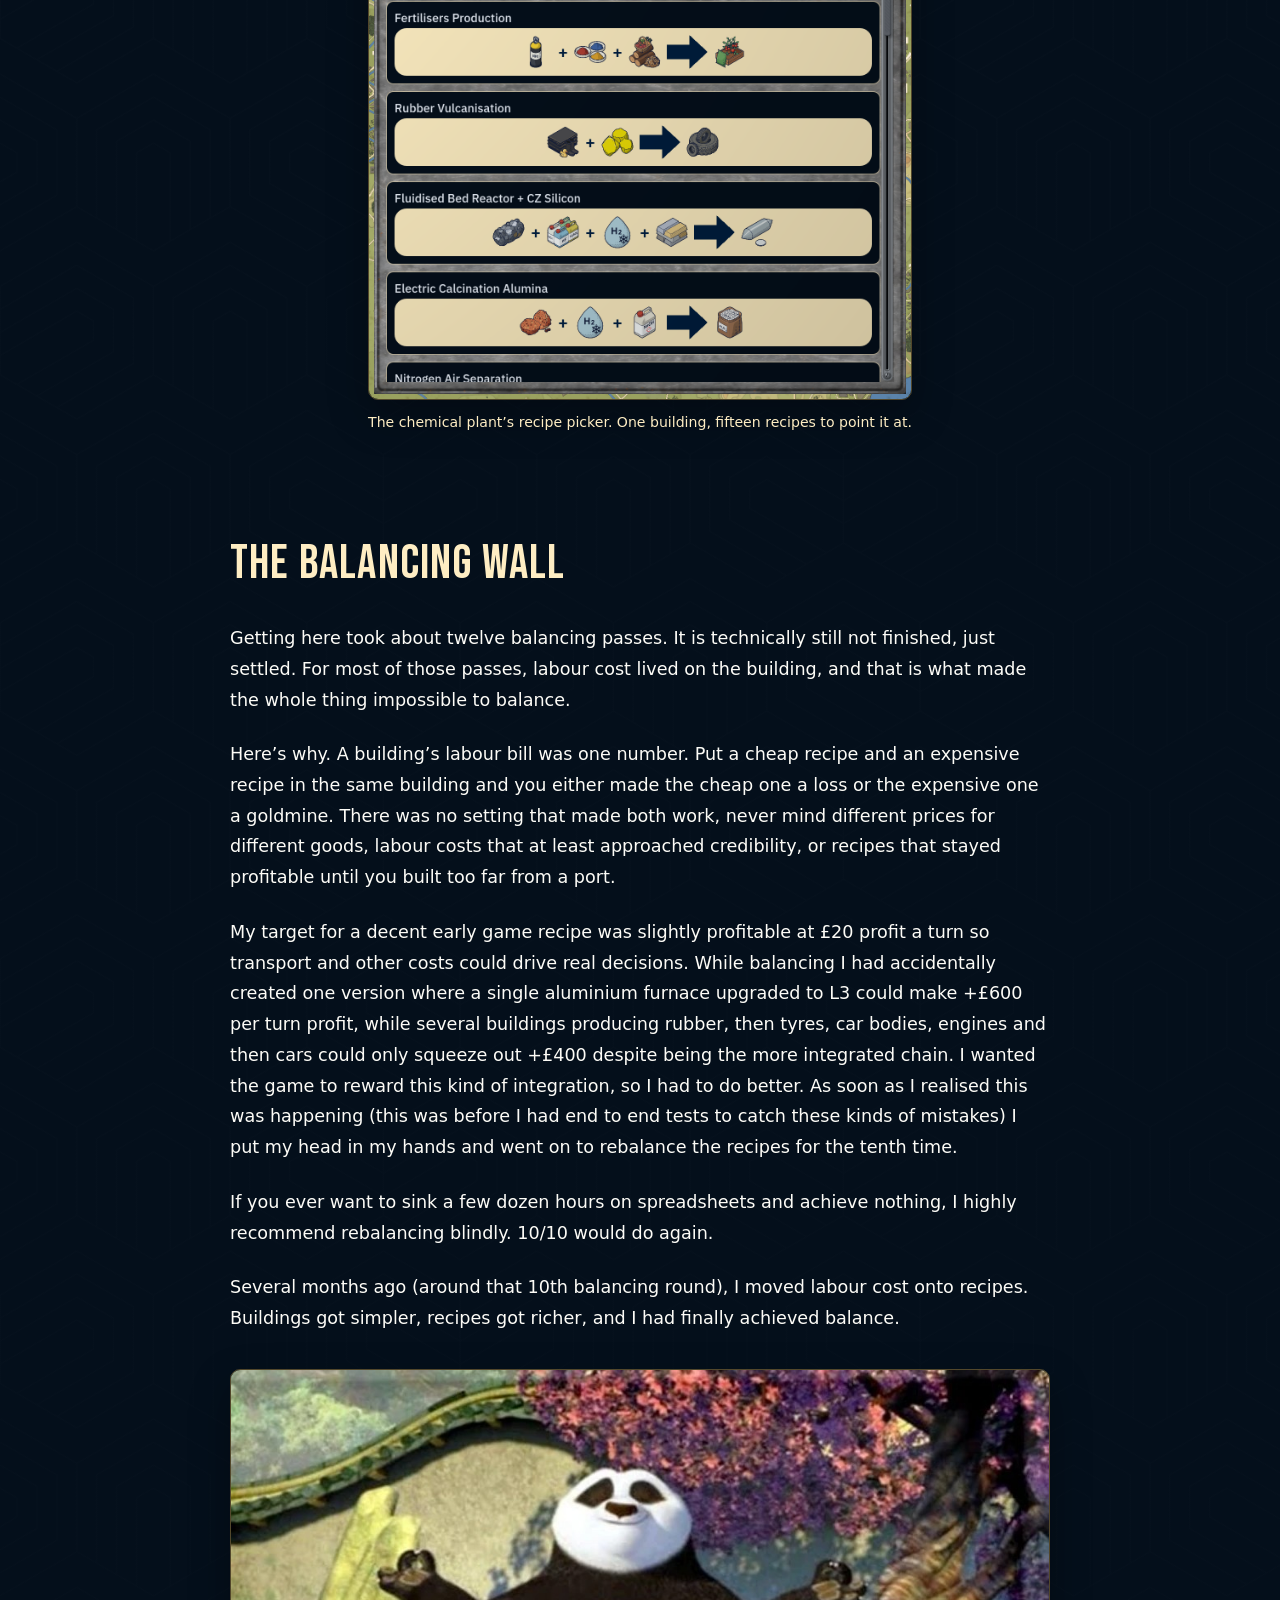
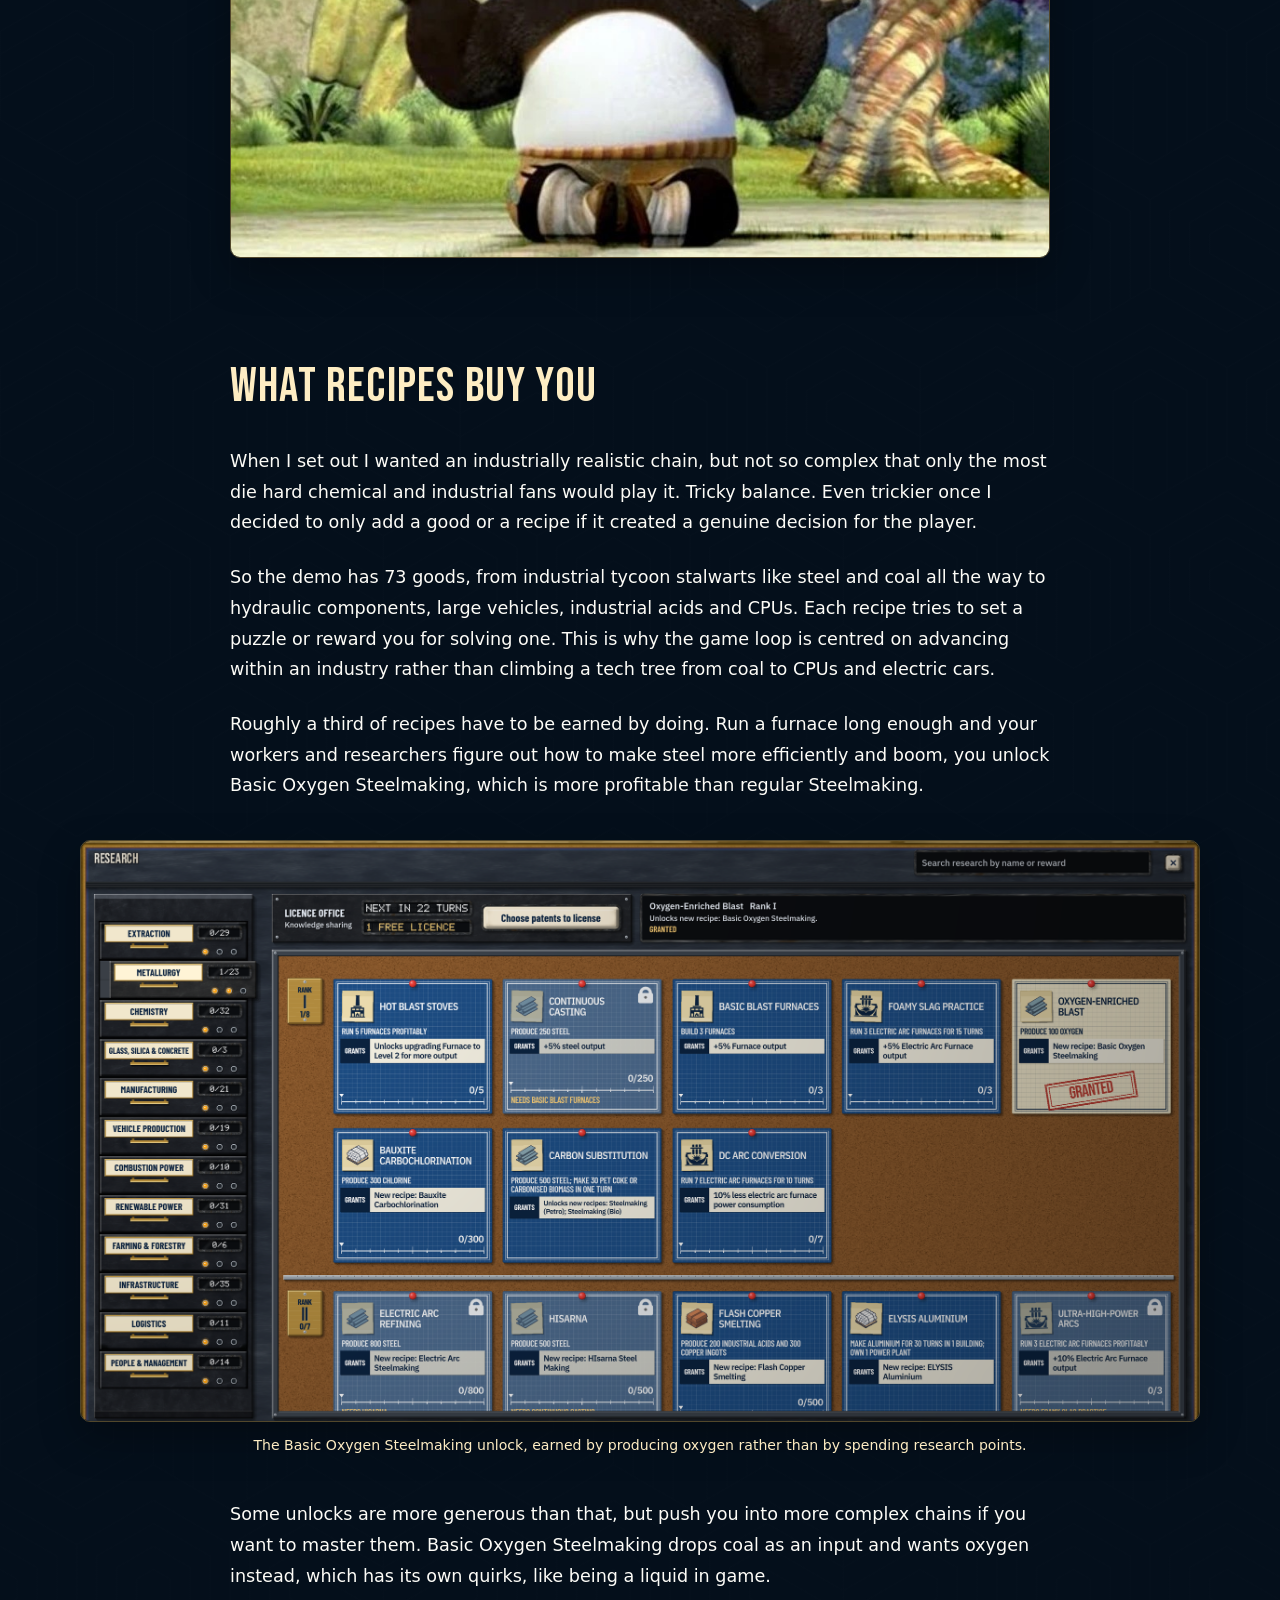
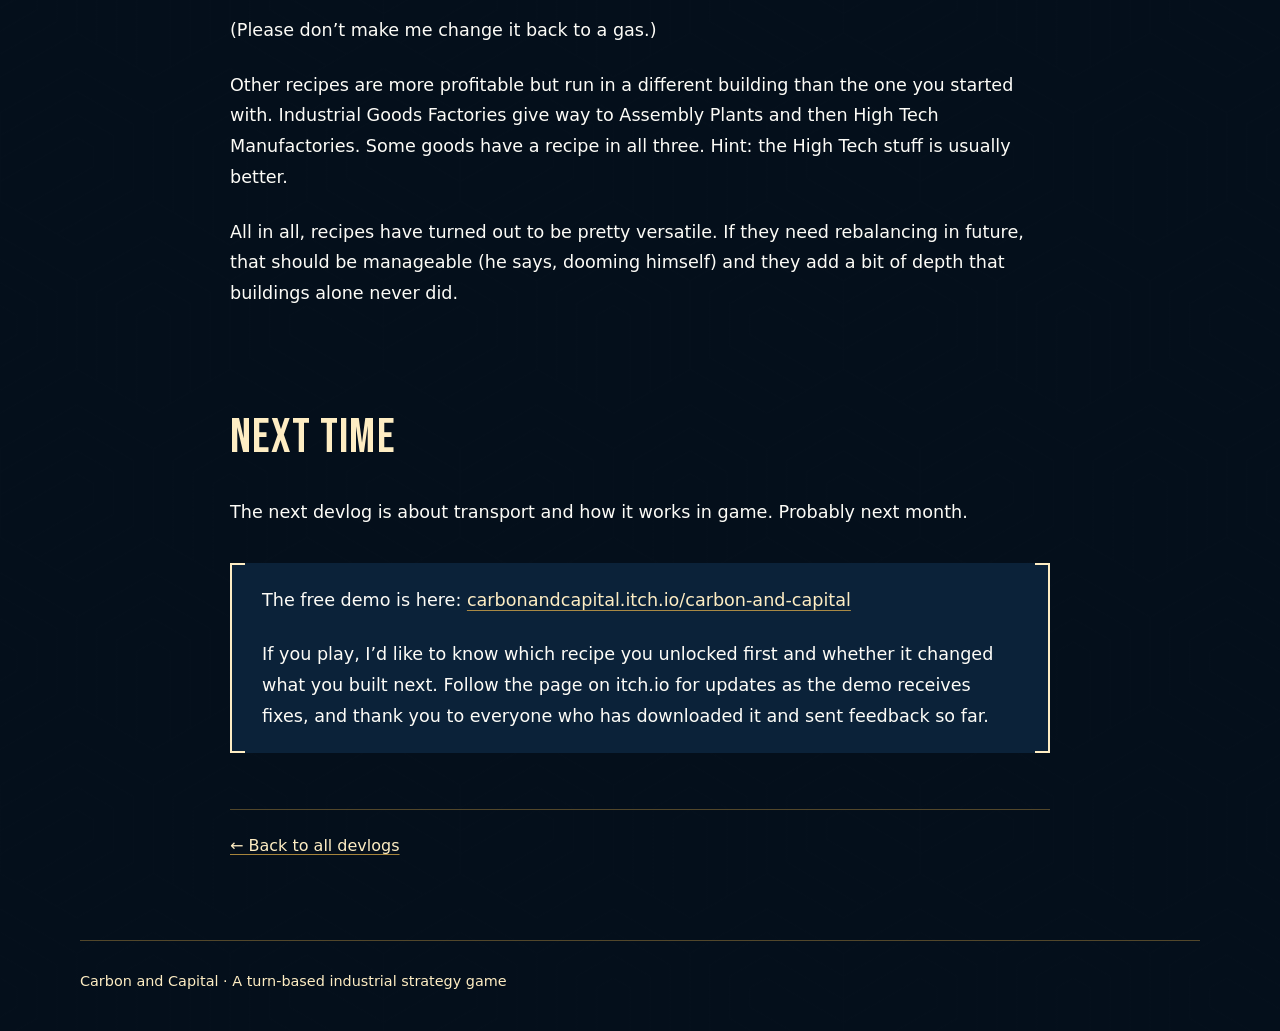
<file: public/devlogs/recipes-and-buildings/index.html>
<!DOCTYPE html>
<html lang="en">
<head>
  <meta charset="UTF-8">
  <meta name="viewport" content="width=device-width, initial-scale=1.0">
  <link rel="icon" href="/favicon.ico" sizes="48x48">
  <link rel="icon" type="image/png" sizes="32x32" href="/favicon-32.png">
  <link rel="icon" type="image/png" sizes="16x16" href="/favicon-16.png">
  <link rel="apple-touch-icon" sizes="180x180" href="/apple-touch-icon.png">
  <title>How buildings work, and why recipes nearly drove me insane — Carbon and Capital</title>
  <meta name="description" content="The second Carbon and Capital devlog: shared buildings, recipes that carry everything, and the twelve balancing passes it took to get there.">
  <meta property="og:type" content="article">
  <meta property="og:title" content="How buildings work, and why recipes nearly drove me insane">
  <meta property="og:description" content="The second Carbon and Capital devlog: shared buildings, recipes that carry everything, and the balancing wall.">
  <meta property="og:image" content="https://carbonandcapital.com/img/devlogs/second-devlog-cover.png">
  <meta property="article:published_time" content="2026-10-22">
  <link rel="stylesheet" href="../devlogs.css">
</head>
<body>
  <header class="site-header">
    <a class="brand" href="../../"><img src="../../img/logo-trio.png" width="191" height="192" alt="Carbon and Capital"></a>
    <nav class="site-nav" aria-label="Primary navigation">
      <a href="../">All devlogs</a>
      <a class="play-link" href="https://carbonandcapital.itch.io/carbon-and-capital">Play the demo</a>
    </nav>
  </header>

  <main class="article-shell">
    <article>
      <figure class="article-cover">
        <img src="../../img/devlogs/second-devlog-cover.png" width="1672" height="941" alt="The Carbon and Capital emblem and the second devlog title beside an isometric map plate of a port, a steelworks and a town.">
      </figure>

      <header class="article-header">
        <p class="eyebrow"><time datetime="2026-10-22">22 October 2026</time> · Devlog 02</p>
        <h1>How buildings work, and why recipes nearly drove me insane</h1>
        <p class="article-deck">Recipes ended up carrying almost everything that used to live on buildings. Here is how that happened, and what it cost.</p>
      </header>

      <div class="prose">
        <p>Last time I wrote about roads and the cost solver. This one is about the thing the cost solver spends most of its time chewing on: recipes, and how they ended up carrying almost everything that used to live on buildings. (And also driving me insane when first balancing the game)</p>

        <h2>Two ways to do buildings</h2>

        <p>There are two approaches I’ve seen in tycoon and economic sims.</p>

        <ol class="approach-list">
          <li><strong>Each building does one job.</strong> This is the Anno approach (I have many hours in Anno 1800). Once you pick a building, that’s it, so a cannon factory makes cannons. Progression is about unlocking the buildings.</li>
          <li><strong>Buildings are shared and you swap what they do.</strong> A factory can make screws, beams, wire or some complex part interchangeably and there may be a retooling cost, but the puzzle becomes unlocking more production methods rather than more buildings. Progression is about unlocking production methods.</li>
        </ol>

        <p>Carbon and Capital uses the second. The idea that sparked the whole game was “what if you didn’t have to unlock the entire chain to build complex parts?” I wanted a world where you can build wind turbines on turn 1 and buy whatever you can’t make yet. That only works if a building can be pointed at a recipe, and it is the same idea as the MAKE OR BUY loop I went on about last time.</p>

        <p>In Carbon and Capital, switching a building to a new recipe costs some time. Upgrading also costs construction materials depending on the building. You are basically changing the layout of the building, so it is not free. It also couldn’t be free for a gameplay reason: upgraded recipes are often, if not always, a good thing, so a free swap would be a free lunch. When they aren’t straight upgrades, they unlock different strategies such as rare earth-free recipes. There are some ways to make the switch or upgrade smoother, which I’ll leave for you to find.</p>

        <h2>What’s in a name, ahem… I mean recipe</h2>

        <p>When I started, a recipe was barely anything: what it took in, what it put out and how much power it used. Over time I kept adding properties to recipes rather than to buildings. Recipe names came first, which sounds trivial but did a lot for the lore (and gave me a lot of research to figure out the difference between Aluminium Carbothermic Reduction and Aluminum Carbochlorination). Pollution went on recipes because a furnace making glass does not pollute like a furnace burning coal for iron ingots.</p>

        <p>Today a building only holds its construction and upgrade costs, maintenance, name, size and art. Everything else is the recipe: inputs, outputs, power, pollution, labour split into unskilled, skilled and highly skilled, and whether you have to unlock it first. You build a chemical plant, assign it the Chlor Alkali recipe, and all of that comes out of the recipe.</p>

        <figure class="tall-figure">
          <img src="../../img/devlogs/chemical-plant-recipes.png" width="1274" height="1848" loading="lazy" alt="The Change recipe sheet of a chemical plant, listing Chlor-Alkali Process, Polysilicon Smelting, Haber Bosch, Fertilisers, Rubber Vulcanisation and more, each with its inputs and outputs drawn as icons.">
          <figcaption>The chemical plant’s recipe picker. One building, fifteen recipes to point it at.</figcaption>
        </figure>

        <h2>The balancing wall</h2>

        <p>Getting here took about twelve balancing passes. It is technically still not finished, just settled. For most of those passes, labour cost lived on the building, and that is what made the whole thing impossible to balance.</p>

        <p>Here’s why. A building’s labour bill was one number. Put a cheap recipe and an expensive recipe in the same building and you either made the cheap one a loss or the expensive one a goldmine. There was no setting that made both work, never mind different prices for different goods, labour costs that at least approached credibility, or recipes that stayed profitable until you built too far from a port.</p>

        <p>My target for a decent early game recipe was slightly profitable at £20 profit a turn so transport and other costs could drive real decisions. While balancing I had accidentally created one version where a single aluminium furnace upgraded to L3 could make +£600 per turn profit, while several buildings producing rubber, then tyres, car bodies, engines and then cars could only squeeze out +£400 despite being the more integrated chain. I wanted the game to reward this kind of integration, so I had to do better. As soon as I realised this was happening (this was before I had end to end tests to catch these kinds of mistakes) I put my head in my hands and went on to rebalance the recipes for the tenth time.</p>

        <p>If you ever want to sink a few dozen hours on spreadsheets and achieve nothing, I highly recommend rebalancing blindly. 10/10 would do again.</p>

        <p>Several months ago (around that 10th balancing round), I moved labour cost onto recipes. Buildings got simpler, recipes got richer, and I had finally achieved balance.</p>

        <figure class="inline-figure">
          <img src="../../img/devlogs/balancing-avatar.jpg" width="998" height="594" loading="lazy" alt="A panda sitting cross-legged under a blossom tree, eyes closed, arms out, perfectly at peace.">
        </figure>

        <h2>What recipes buy you</h2>

        <p>When I set out I wanted an industrially realistic chain, but not so complex that only the most die hard chemical and industrial fans would play it. Tricky balance. Even trickier once I decided to only add a good or a recipe if it created a genuine decision for the player.</p>

        <p>So the demo has 73 goods, from industrial tycoon stalwarts like steel and coal all the way to hydraulic components, large vehicles, industrial acids and CPUs. Each recipe tries to set a puzzle or reward you for solving one. This is why the game loop is centred on advancing within an industry rather than climbing a tech tree from coal to CPUs and electric cars.</p>

        <p>Roughly a third of recipes have to be earned by doing. Run a furnace long enough and your workers and researchers figure out how to make steel more efficiently and boom, you unlock Basic Oxygen Steelmaking, which is more profitable than regular Steelmaking.</p>

        <figure class="wide-figure">
          <img src="../../img/devlogs/basic-oxygen-steelmaking-unlock.png" width="2400" height="1247" loading="lazy" alt="The Research panel on the Metallurgy board. The Oxygen-Enriched Blast drawing carries a red GRANTED stamp and the readout above says it unlocks the Basic Oxygen Steelmaking recipe.">
          <figcaption>The Basic Oxygen Steelmaking unlock, earned by producing oxygen rather than by spending research points.</figcaption>
        </figure>

        <p>Some unlocks are more generous than that, but push you into more complex chains if you want to master them. Basic Oxygen Steelmaking drops coal as an input and wants oxygen instead, which has its own quirks, like being a liquid in game.</p>

        <p>(Please don’t make me change it back to a gas.)</p>

        <p>Other recipes are more profitable but run in a different building than the one you started with. Industrial Goods Factories give way to Assembly Plants and then High Tech Manufactories. Some goods have a recipe in all three. Hint: the High Tech stuff is usually better.</p>

        <p>All in all, recipes have turned out to be pretty versatile. If they need rebalancing in future, that should be manageable (he says, dooming himself) and they add a bit of depth that buildings alone never did.</p>

        <h2>Next time</h2>

        <p>The next devlog is about transport and how it works in game. Probably next month.</p>

        <div class="demo-callout">
          <p>The free demo is here: <a href="https://carbonandcapital.itch.io/carbon-and-capital">carbonandcapital.itch.io/carbon-and-capital</a></p>
          <p>If you play, I’d like to know which recipe you unlocked first and whether it changed what you built next. Follow the page on itch.io for updates as the demo receives fixes, and thank you to everyone who has downloaded it and sent feedback so far.</p>
        </div>
      </div>

      <footer class="article-footer"><a href="../">← Back to all devlogs</a></footer>
    </article>
  </main>

  <footer class="site-footer">Carbon and Capital · A turn-based industrial strategy game</footer>

  <script data-goatcounter="https://carbonandcapital.goatcounter.com/count" async src="//gc.zgo.at/count.js"></script>
</body>
</html>
</file>
<file: public/devlogs/devlogs.css>
@font-face{
  font-family:"Bebas Neue";
  font-style:normal;
  font-weight:400;
  font-display:swap;
  src:url("../fonts/bebas-neue-latin.woff2") format("woff2");
}
@font-face{
  font-family:"IBM Plex Sans Condensed";
  font-style:normal;
  font-weight:600;
  font-display:swap;
  src:url("../fonts/ibm-plex-sans-condensed-600-latin.woff2") format("woff2");
}

:root{
  --bg:#040f1b;
  --panel:#071a2e;
  --panel-raised:#0b2239;
  --ink:#fdfcf7;
  --cream:#feedc3;
  --gold:#e6b34a;
  --muted:#feedc3;
  --rule:rgba(230,179,74,.34);
  --font-display:"Bebas Neue","Arial Narrow",sans-serif;
  --font-body:ui-sans-serif,system-ui,-apple-system,"Segoe UI",Roboto,Helvetica,Arial,sans-serif;
  --font-ui:"IBM Plex Sans Condensed","Arial Narrow",sans-serif;
}

*{box-sizing:border-box;}
html{background:var(--bg);scroll-behavior:smooth;}
body{
  margin:0;
  min-height:100svh;
  color:var(--ink);
  background:
    linear-gradient(rgba(4,15,27,.90),rgba(4,15,27,.97)),
    url("../hex-tile.png") repeat;
  background-size:auto,460px auto;
  font-family:var(--font-body);
  line-height:1.75;
  -webkit-font-smoothing:antialiased;
}
a{color:var(--cream);text-decoration-color:rgba(230,179,74,.72);text-underline-offset:.2em;}
a:hover{color:#fff5d8;}
img{display:block;max-width:100%;}

.site-header{
  width:min(1120px,calc(100% - 2rem));
  margin:0 auto;
  padding:.85rem 0;
  display:flex;
  align-items:center;
  justify-content:space-between;
  gap:1rem;
}
.brand{
  color:var(--ink);
  font-family:var(--font-display);
  font-size:1.45rem;
  letter-spacing:.055em;
  text-decoration:none;
  display:inline-flex;
  align-items:center;
  gap:.34em;
  line-height:1;
}
.brand-and{
  position:relative;
  align-self:center;
  padding:0 .16em .28em;
  color:var(--gold);
  font-size:.62em;
  letter-spacing:.025em;
  text-transform:lowercase;
}
.brand-and::after{
  content:"";
  position:absolute;
  left:0;
  right:0;
  bottom:0;
  height:2px;
  border-radius:2px;
  background:var(--gold);
}
.brand img{height:3.9rem;width:auto;display:block;filter:drop-shadow(0 2px 4px rgba(0,0,0,.45));}
.site-nav{display:flex;align-items:center;gap:1rem;}
.site-nav a{
  font-family:var(--font-ui);
  font-size:.96rem;
  letter-spacing:.035em;
  text-decoration:none;
}
.site-nav .play-link{
  padding:.38rem .72rem;
  border:1px solid var(--gold);
  border-radius:5px;
}

.devlogs-shell,.article-shell{
  width:min(1120px,calc(100% - 2rem));
  margin:0 auto;
  padding:clamp(3rem,7vw,6rem) 0 5rem;
}
.index-heading{max-width:50rem;margin-bottom:2.7rem;}
.eyebrow{
  margin:0 0 .35rem;
  color:var(--gold);
  font-family:var(--font-ui);
  font-size:.86rem;
  letter-spacing:.13em;
  text-transform:uppercase;
}
h1,h2{font-family:var(--font-display);font-weight:400;letter-spacing:.025em;line-height:1.02;}
.index-heading h1{
  margin:.15rem 0 1rem;
  color:var(--cream);
  font-size:clamp(3rem,8vw,6rem);
}
.index-heading p{margin:0;color:var(--muted);font-size:clamp(1rem,2vw,1.18rem);}

.post-card{
  display:grid;
  grid-template-columns:minmax(0,1.35fr) minmax(18rem,.85fr);
  overflow:hidden;
  border:1px solid var(--rule);
  border-radius:13px;
  background:linear-gradient(145deg,rgba(15,43,70,.94),rgba(5,20,35,.98));
  box-shadow:0 20px 50px rgba(0,0,0,.28);
}
.post-card-media{min-height:100%;background:#02090f;}
.post-card-media img{width:100%;height:100%;object-fit:cover;}
.post-card-copy{padding:clamp(1.5rem,4vw,3rem);display:flex;flex-direction:column;justify-content:center;}
.post-card h2{margin:.25rem 0 1rem;color:var(--cream);font-size:clamp(2.1rem,5vw,3.45rem);}
.post-card p{margin:0 0 1.4rem;color:var(--muted);}
.read-link{width:max-content;font-family:var(--font-ui);font-size:1.05rem;}

.article-shell{width:min(820px,calc(100% - 2rem));padding-top:2.5rem;}
.article-cover{
  width:min(1120px,calc(100vw - 2rem));
  margin:0 0 clamp(2.2rem,5vw,4rem) 50%;
  transform:translateX(-50%);
  overflow:hidden;
  border:1px solid var(--rule);
  border-radius:12px;
  box-shadow:0 22px 55px rgba(0,0,0,.36);
}
.article-cover img{width:100%;height:auto;}
.article-header{margin-bottom:2.6rem;}
.article-header h1{
  margin:.35rem 0 1rem;
  color:var(--cream);
  font-size:clamp(3rem,7.6vw,5.5rem);
}
.article-deck{margin:0;color:var(--muted);font-size:1.12rem;}
.prose{font-size:clamp(1rem,1.6vw,1.1rem);}
.prose p{margin:0 0 1.35em;}
.prose h2{
  margin:2.2em 0 .7em;
  color:var(--cream);
  font-size:clamp(2rem,5vw,3rem);
}
.prose h2 .number{color:var(--gold);}
.wide-figure{
  width:min(1120px,calc(100vw - 2rem));
  margin:2.4rem 0 2.6rem 50%;
  transform:translateX(-50%);
}
.wide-figure img{
  width:100%;
  height:auto;
  border:1px solid var(--rule);
  border-radius:10px;
  box-shadow:0 16px 40px rgba(0,0,0,.3);
}
.tall-figure{max-width:34rem;margin:2.4rem auto 2.6rem;}
.tall-figure img,
.inline-figure img{
  width:100%;
  height:auto;
  border:1px solid var(--rule);
  border-radius:10px;
  box-shadow:0 16px 40px rgba(0,0,0,.3);
}
.inline-figure{margin:2.2rem 0 2.6rem;}
figcaption{margin-top:.65rem;color:var(--muted);font-size:.88rem;text-align:center;}
.approach-list{margin:.2rem 0 1.6rem;padding-left:1.35rem;}
.approach-list li{margin:.6rem 0;padding-left:.25rem;}
.approach-list strong{color:var(--cream);}
.feedback-list{margin:.2rem 0 1.6rem;padding-left:1.35rem;}
.feedback-list li{margin:.45rem 0;padding-left:.25rem;}
.demo-callout{
  position:relative;
  margin:2.2rem 0;
  padding:1.35rem 2rem;
  background:var(--panel-raised);
}
.demo-callout::before,
.demo-callout::after{
  content:"";
  position:absolute;
  top:0;
  bottom:0;
  width:.8rem;
  pointer-events:none;
}
.demo-callout::before{
  left:0;
  border-top:2px solid var(--cream);
  border-bottom:2px solid var(--cream);
  border-left:2px solid var(--cream);
}
.demo-callout::after{
  right:0;
  border-top:2px solid var(--cream);
  border-right:2px solid var(--cream);
  border-bottom:2px solid var(--cream);
}
.demo-callout p:last-child{margin-bottom:0;}
.article-footer{
  margin-top:3.5rem;
  padding-top:1.4rem;
  border-top:1px solid var(--rule);
  color:var(--muted);
}

.site-footer{
  width:min(1120px,calc(100% - 2rem));
  margin:0 auto;
  padding:1.7rem 0 2.3rem;
  border-top:1px solid var(--rule);
  color:var(--muted);
  font-size:.9rem;
}

@media (max-width:760px){
  .post-card{grid-template-columns:1fr;}
  .post-card-media{aspect-ratio:16/9;}
  .site-header{align-items:flex-start;}
  .site-nav{gap:.7rem;}
  .site-nav a{font-size:.88rem;}
}
@media (max-width:480px){
  .site-header{width:min(100% - 1.2rem,1120px);}
  .brand{font-size:1.18rem;}
  .brand img{height:3.3rem;}
  .site-nav a:first-child{display:none;}
  .devlogs-shell,.article-shell{width:calc(100% - 1.25rem);}
  .article-cover,.wide-figure{width:calc(100vw - 1.25rem);}
}
</file>
